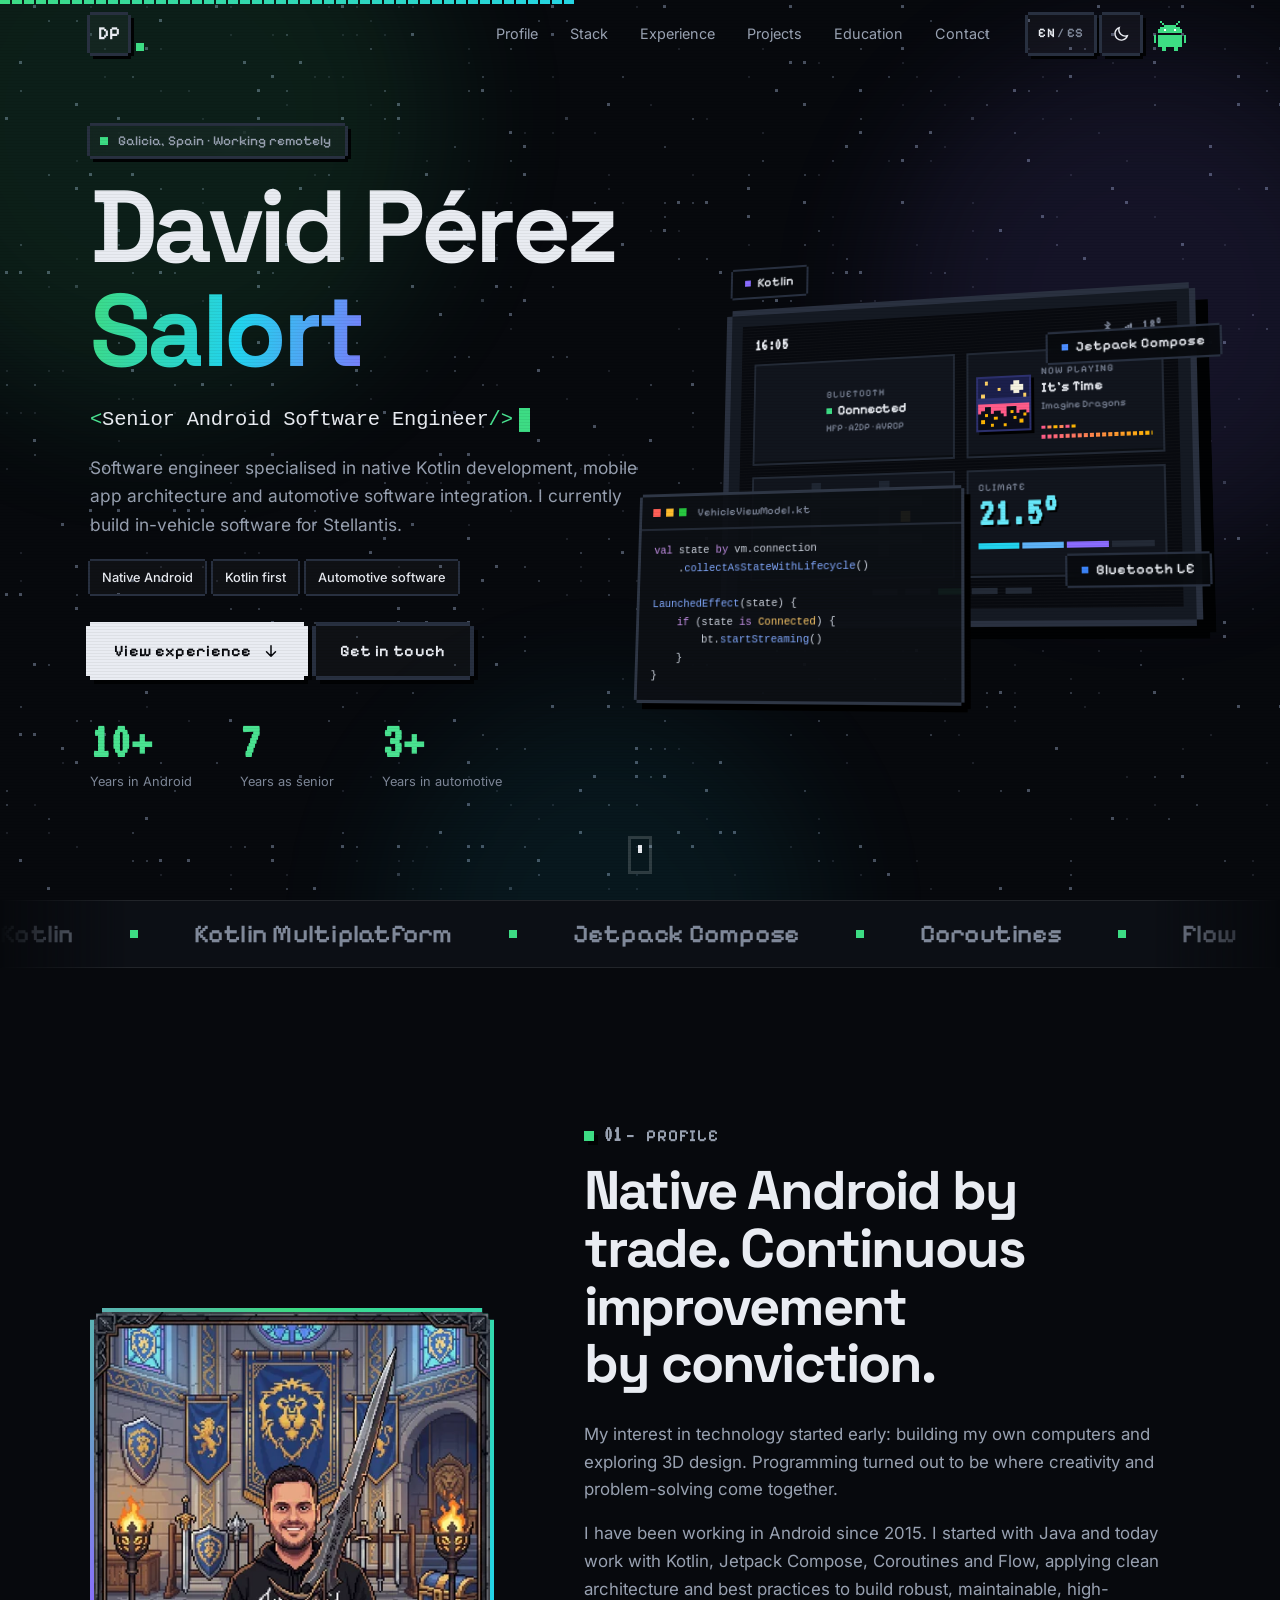
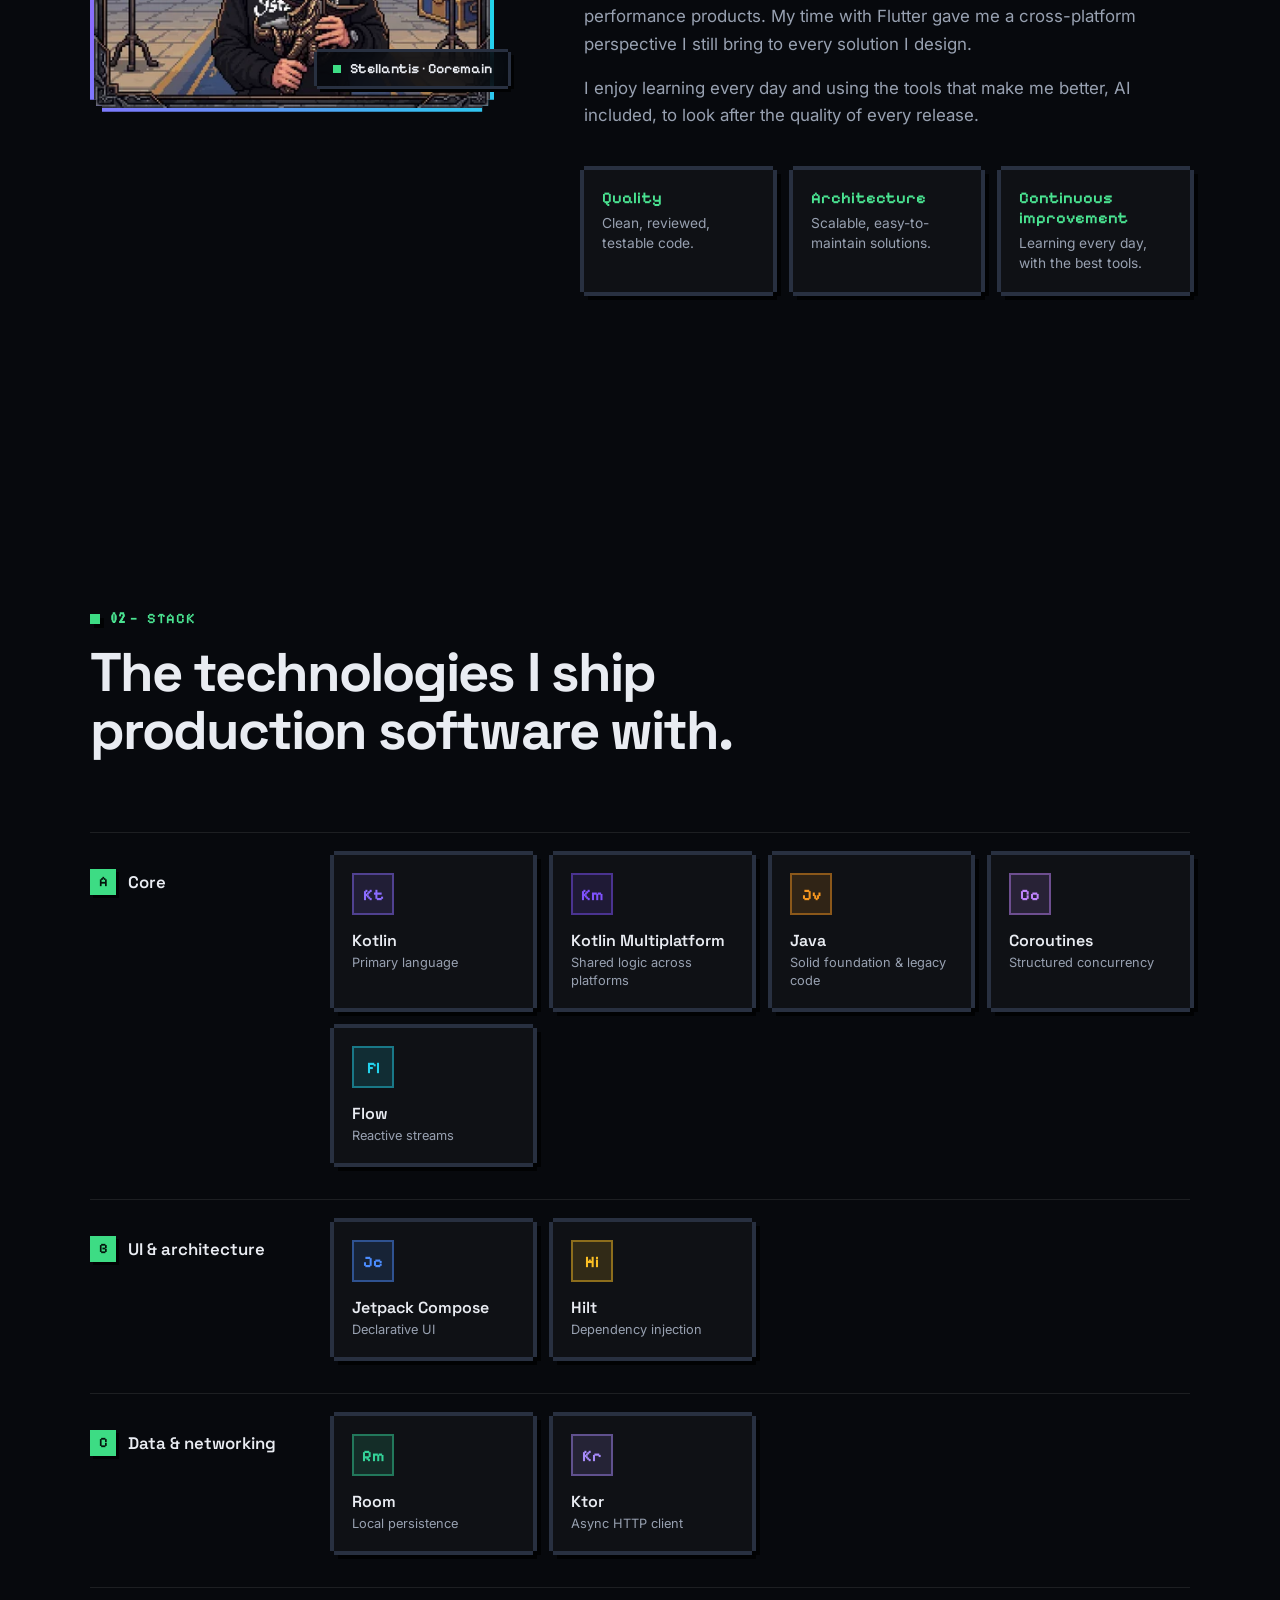
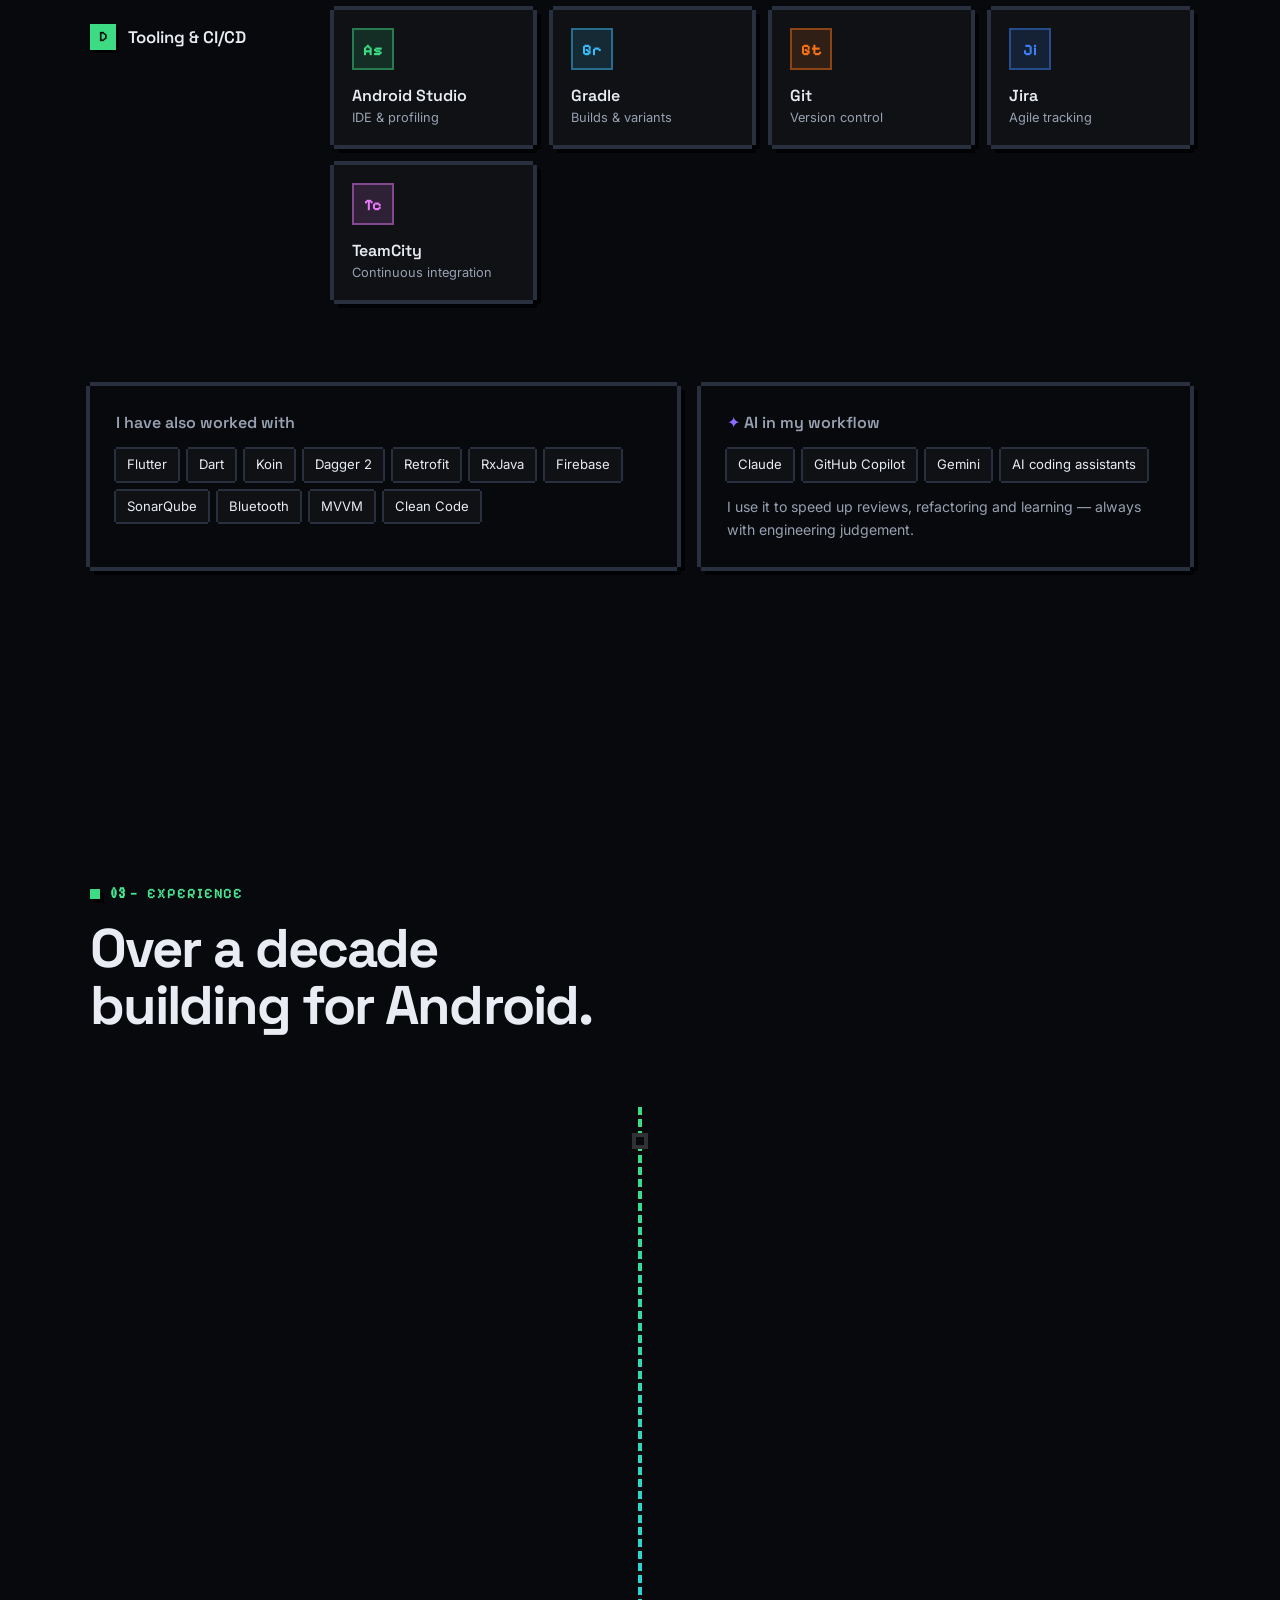
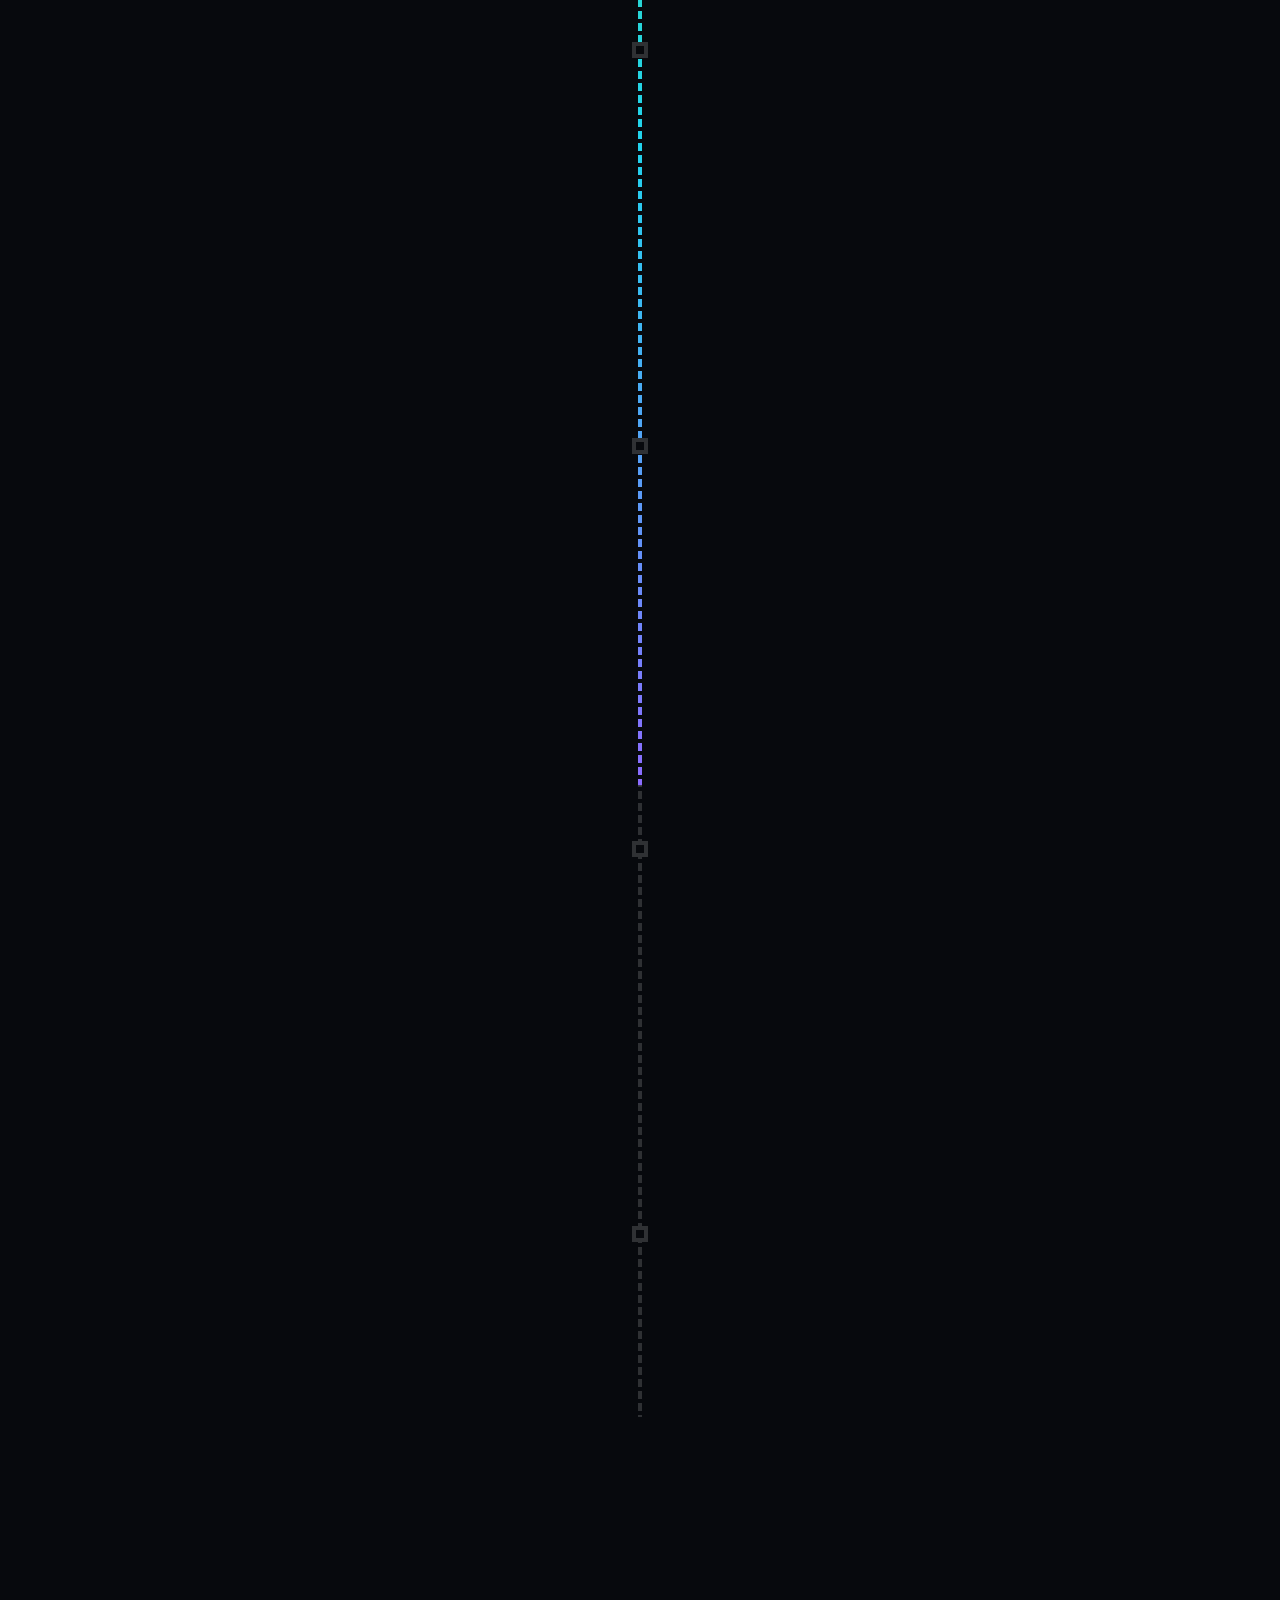
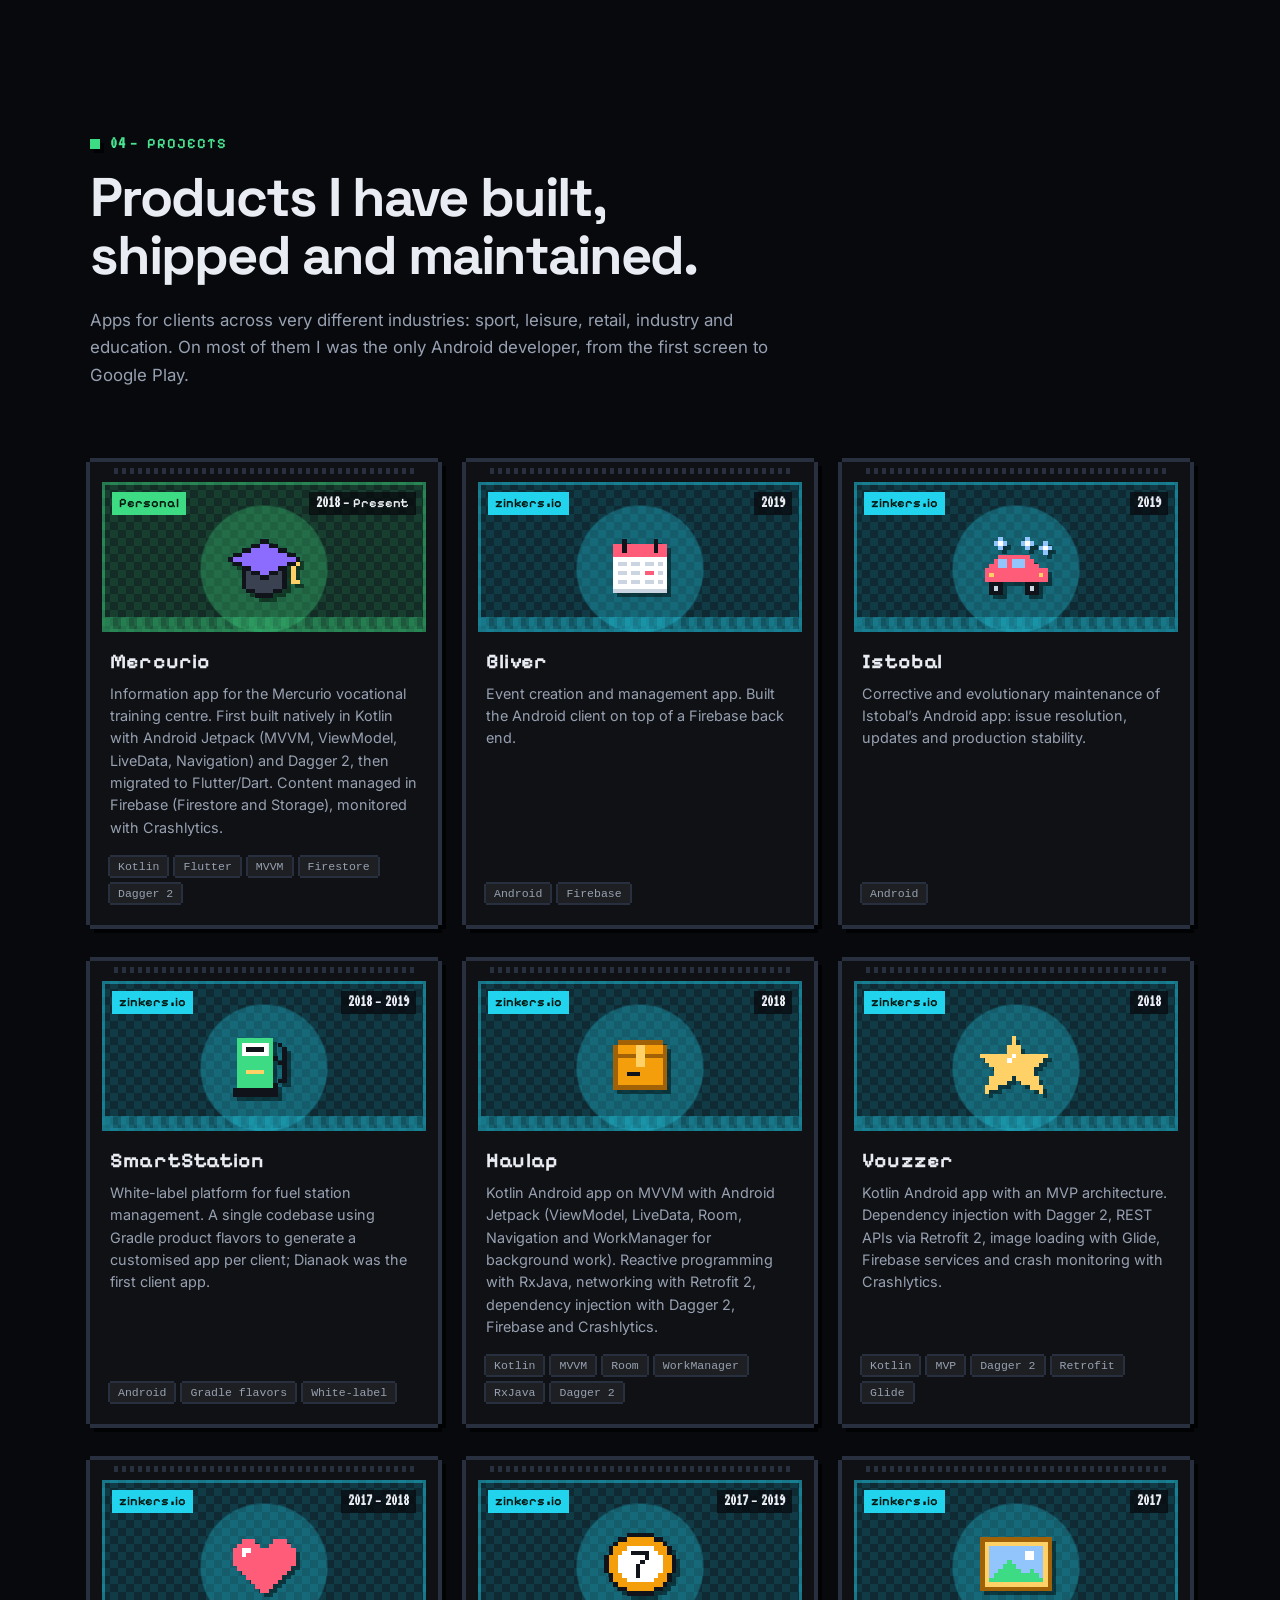
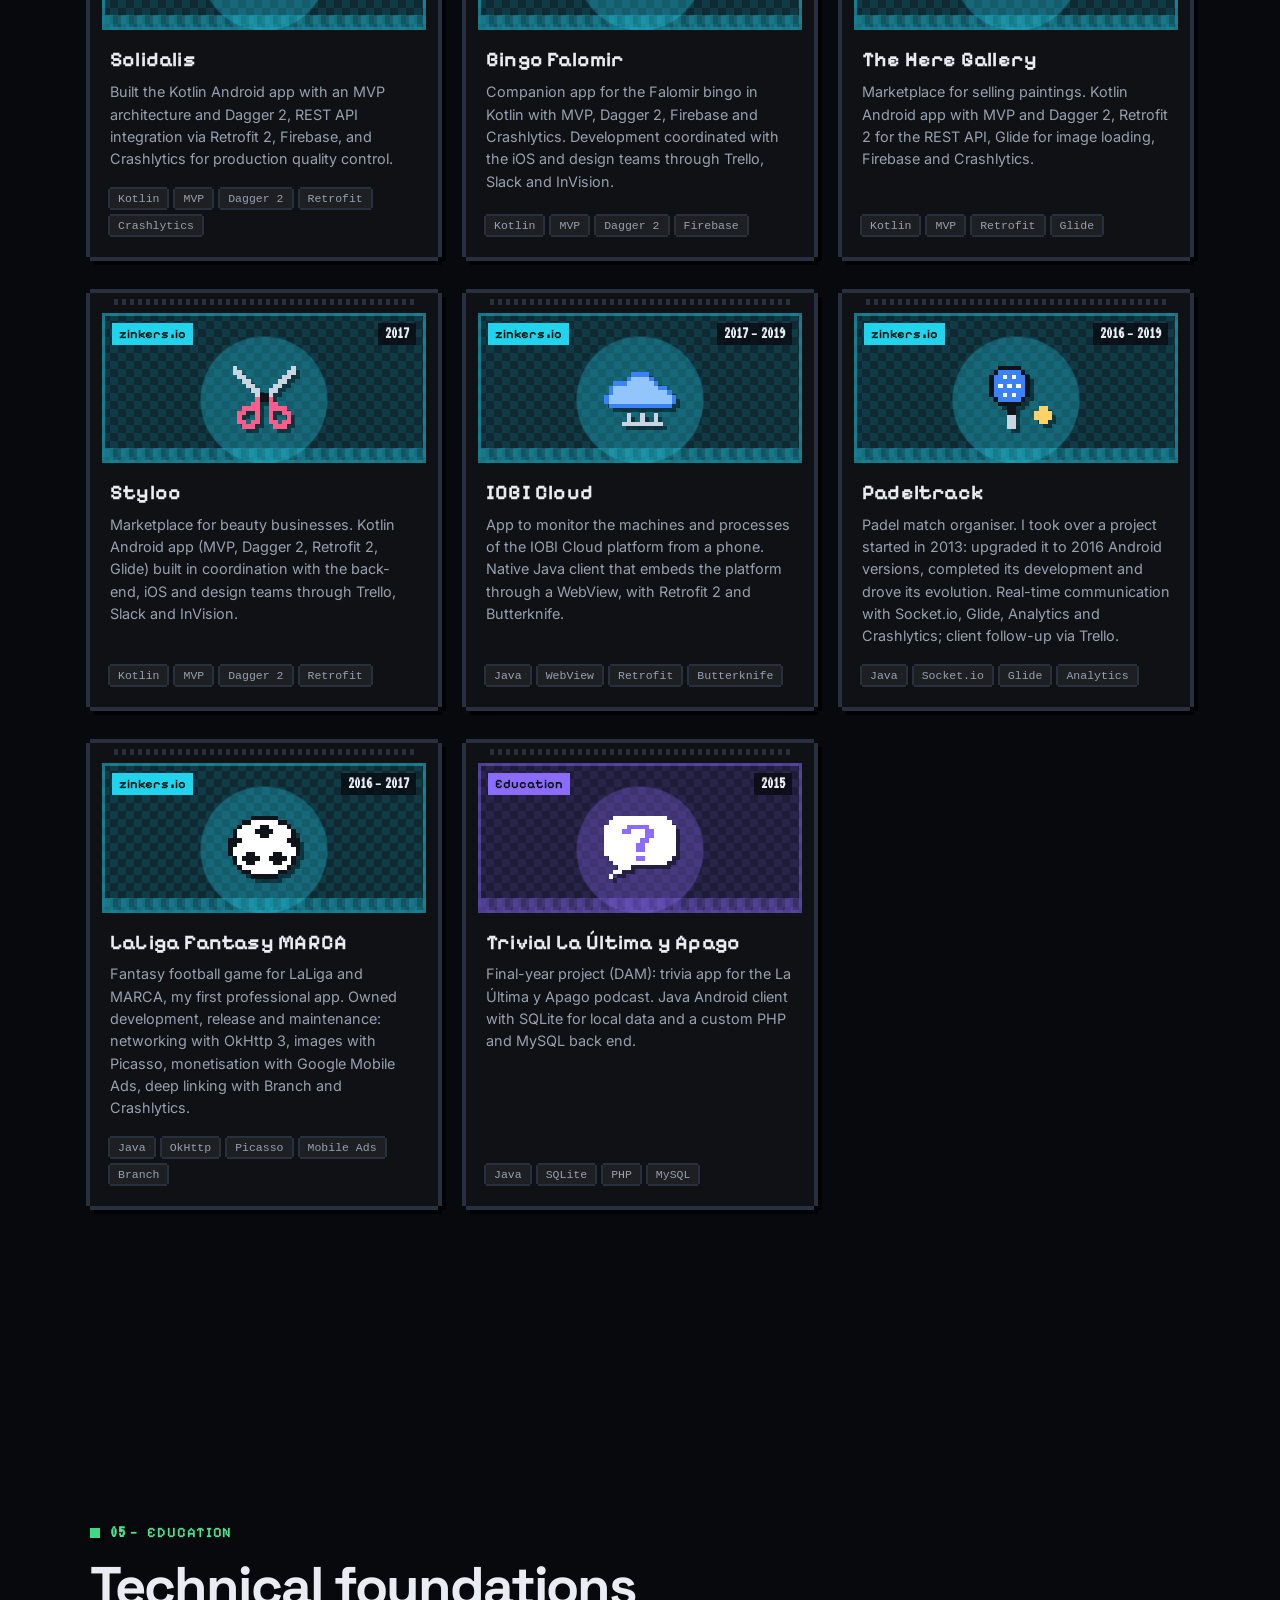
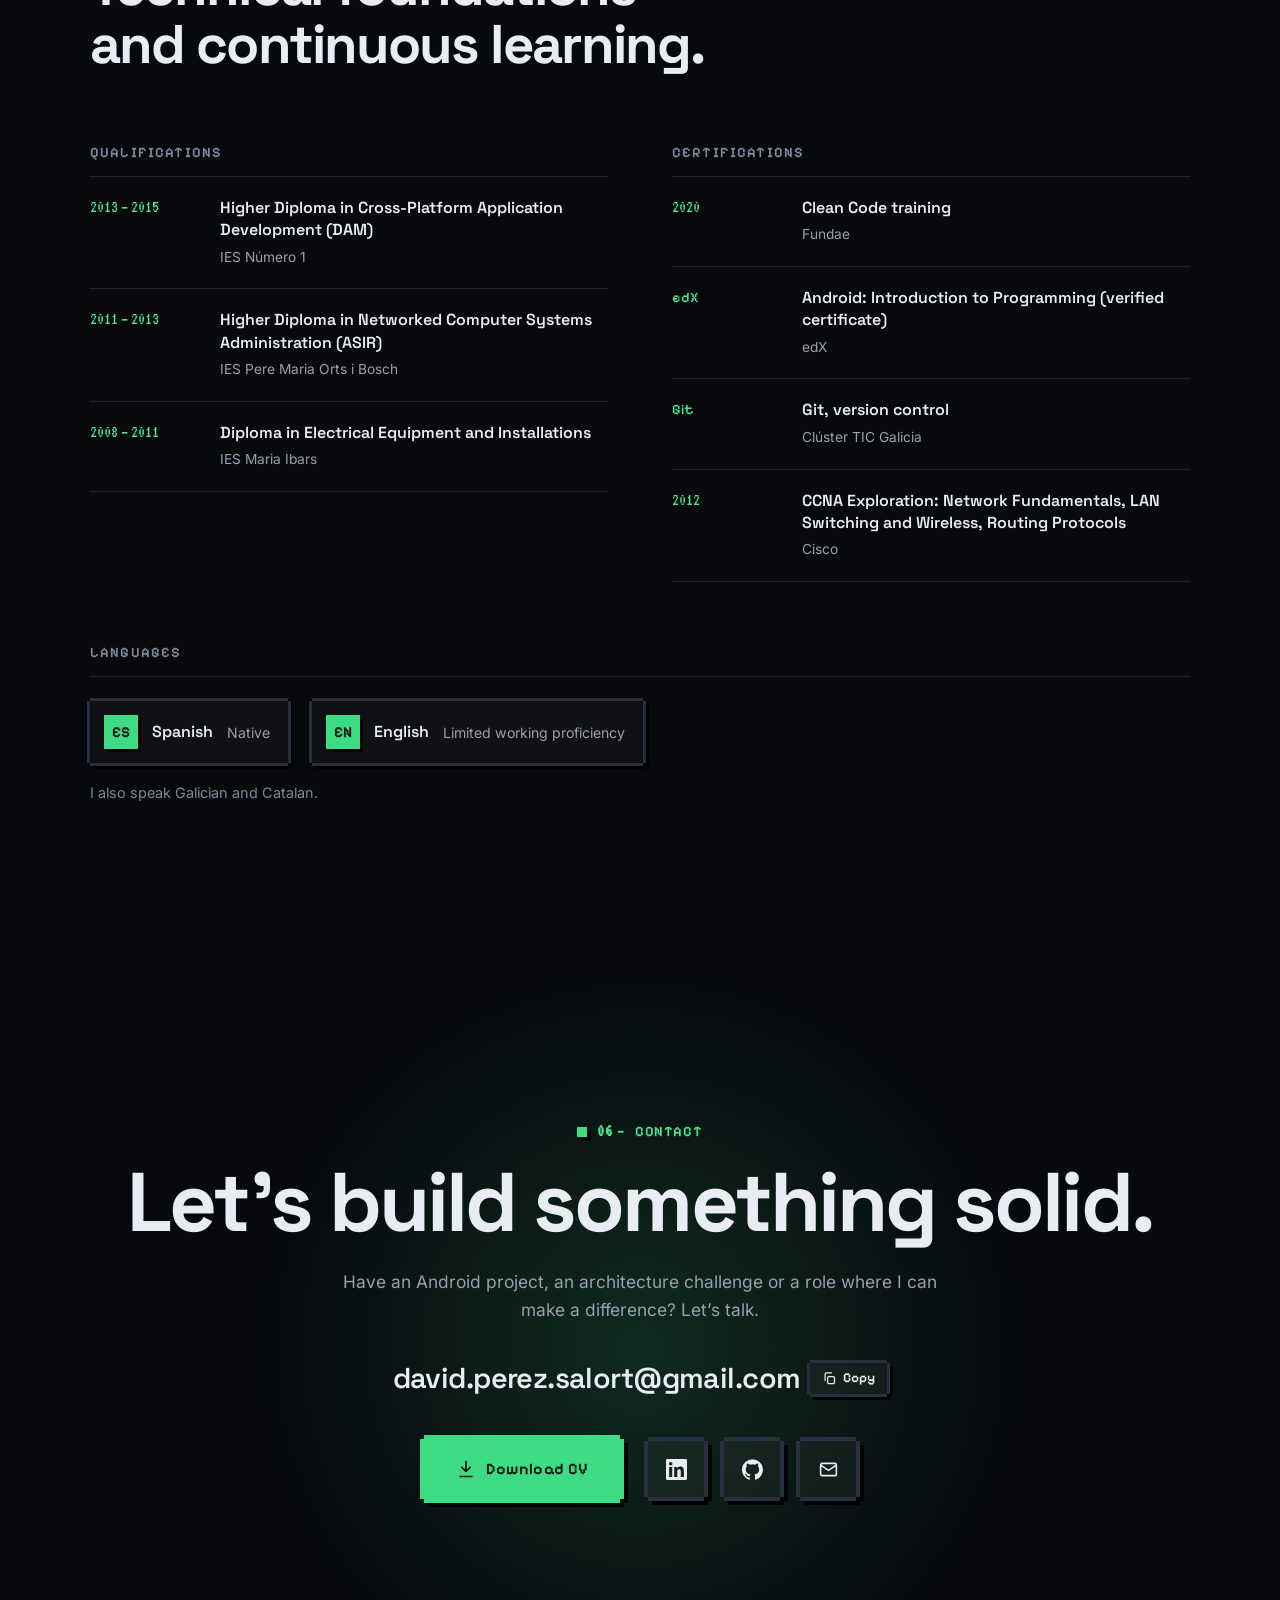
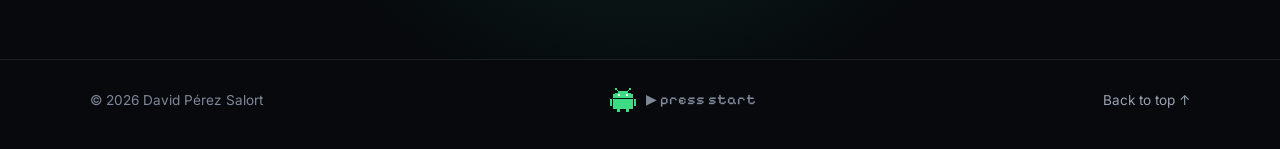
<file: index.html>
<!doctype html>
<html lang="es" data-theme="dark">
<head>
  <meta charset="utf-8">
  <meta name="viewport" content="width=device-width, initial-scale=1">
  <title>David Pérez Salort · Senior Android Software Engineer</title>
  <meta name="description" content="Senior Android Software Engineer especializado en Kotlin, arquitectura de aplicaciones móviles e integración de software automotriz. Galicia, España.">
  <meta name="author" content="David Pérez Salort">
  <meta name="color-scheme" content="dark light">
  <meta name="theme-color" content="#07090d">

  <meta property="og:type" content="website">
  <meta property="og:title" content="David Pérez Salort · Senior Android Software Engineer">
  <meta property="og:description" content="Desarrollo Android nativo con Kotlin, arquitectura móvil e integración de software automotriz.">
  <meta property="og:url" content="https://dperez.dev/">
  <meta property="og:image" content="https://dperez.dev/assets/img/avatar.jpeg">
  <meta name="twitter:card" content="summary">
  <link rel="canonical" href="https://dperez.dev/">

  <link rel="icon" href="assets/icons/favicon.ico" sizes="any">
  <link rel="icon" type="image/png" sizes="32x32" href="assets/icons/favicon-32x32.png">
  <link rel="icon" type="image/png" sizes="96x96" href="assets/icons/favicon-96x96.png">
  <link rel="apple-touch-icon" sizes="180x180" href="assets/icons/apple-icon-180x180.png">

  <link rel="preload" href="assets/fonts/inter.woff2" as="font" type="font/woff2" crossorigin>
  <link rel="preload" href="assets/fonts/space-grotesk.woff2" as="font" type="font/woff2" crossorigin>
  <link rel="preload" href="assets/fonts/pixelify-sans.woff2" as="font" type="font/woff2" crossorigin>
  <link rel="preload" href="assets/fonts/vt323.woff2" as="font" type="font/woff2" crossorigin>

  <!-- Applies the saved theme and language before first paint (no flash). Render-blocking on purpose. -->
  <script src="js/boot.js"></script>

  <link rel="stylesheet" href="css/styles.css">

  <!-- Scripts in the head with defer/module: discovered and downloaded in parallel, executed as if at the end of the body. -->
  <script src="vendor/gsap.min.js" defer></script>
  <script src="vendor/ScrollTrigger.min.js" defer></script>
  <script src="vendor/lenis.min.js" defer></script>
  <link rel="modulepreload" href="js/i18n.js">
  <link rel="modulepreload" href="js/sprites.js">
  <link rel="modulepreload" href="js/mascot.js">
  <script src="js/main.js" type="module"></script>

  <script type="application/ld+json">
  {
    "@context": "https://schema.org",
    "@type": "Person",
    "name": "David Pérez Salort",
    "jobTitle": "Senior Android Software Engineer",
    "url": "https://dperez.dev/",
    "email": "mailto:david.perez.salort@gmail.com",
    "address": { "@type": "PostalAddress", "addressRegion": "Galicia", "addressCountry": "ES" },
    "sameAs": ["https://www.linkedin.com/in/davidperezsalort/", "https://github.com/enylrad"],
    "knowsLanguage": ["es", "en", "gl", "ca"],
    "knowsAbout": ["Android", "Kotlin", "Kotlin Multiplatform", "Jetpack Compose", "Kotlin Coroutines", "Automotive software", "Bluetooth"]
  }
  </script>
</head>
<body>
  <a class="skip-link" href="#main" data-i18n="skip">Saltar al contenido</a>
  <div class="scroll-progress" aria-hidden="true"></div>
  <div class="cursor-halo" aria-hidden="true"></div>

  <!-- ============ NAV ============ -->
  <header class="nav" id="top">
    <div class="nav-inner container">
      <a class="nav-logo" href="#top" aria-label="David Pérez Salort">
        <span class="nav-logo-mark">DP</span><span class="nav-logo-dot"></span>
      </a>
      <nav aria-label="Principal" data-i18n-attr="aria-label:navLabel">
        <ul class="nav-links">
          <li><a href="#about" data-i18n="nav.about">Perfil</a></li>
          <li><a href="#skills" data-i18n="nav.skills">Stack</a></li>
          <li><a href="#experience" data-i18n="nav.experience">Experiencia</a></li>
          <li><a href="#projects" data-i18n="nav.projects">Proyectos</a></li>
          <li><a href="#education" data-i18n="nav.education">Formación</a></li>
          <li><a href="#contact" data-i18n="nav.contact">Contacto</a></li>
        </ul>
      </nav>
      <div class="nav-actions">
        <button class="icon-btn lang-toggle" type="button" aria-label="Switch to English" data-i18n-attr="aria-label:langLabel">
          <span class="lang-current">ES</span><span class="lang-sep">/</span><span class="lang-other">EN</span>
        </button>
        <button class="icon-btn theme-toggle" type="button" aria-label="Cambiar a tema claro">
          <svg class="icon-sun" viewBox="0 0 24 24" aria-hidden="true"><circle cx="12" cy="12" r="4.2"/><path d="M12 2v2.2M12 19.8V22M4.9 4.9l1.6 1.6M17.5 17.5l1.6 1.6M2 12h2.2M19.8 12H22M4.9 19.1l1.6-1.6M17.5 6.5l1.6-1.6"/></svg>
          <svg class="icon-moon" viewBox="0 0 24 24" aria-hidden="true"><path d="M20.5 14.3A8.5 8.5 0 0 1 9.7 3.5a8.5 8.5 0 1 0 10.8 10.8z"/></svg>
        </button>
        <button class="mascot" type="button" aria-label="Saluda al droide" data-i18n-attr="aria-label:mascot.label">
          <canvas class="mascot-canvas" width="20" height="24" aria-hidden="true"></canvas>
        </button>
      </div>
    </div>
  </header>

  <main id="main" tabindex="-1">
    <!-- ============ HERO ============ -->
    <section class="hero" aria-labelledby="hero-name">
      <canvas class="hero-canvas" aria-hidden="true"></canvas>
      <div class="hero-aurora" aria-hidden="true"><span></span><span></span><span></span></div>

      <div class="container hero-inner">
        <div class="hero-copy">
          <p class="hero-eyebrow" data-hero>
            <span class="pulse-dot" aria-hidden="true"></span>
            <span data-i18n="hero.location">Galicia, España · Trabajo en remoto</span>
          </p>
          <h1 class="hero-name" id="hero-name" aria-label="David Pérez Salort">
            <span class="split" aria-hidden="true">David Pérez</span>
            <span class="split gradient-text" aria-hidden="true">Salort</span>
          </h1>
          <p class="hero-role" data-hero>
            <span class="role-bracket" aria-hidden="true">&lt;</span><span class="role-text" data-type="Senior Android Software Engineer">Senior Android Software Engineer</span><span class="role-bracket" aria-hidden="true"> /&gt;</span><span class="caret" aria-hidden="true"></span>
          </p>
          <p class="hero-desc" data-hero data-i18n="hero.desc">Ingeniero de software especializado en desarrollo nativo con Kotlin, arquitectura de aplicaciones móviles e integración de software automotriz. Hoy construyo software para vehículos de Stellantis.</p>
          <ul class="hero-tags" data-hero>
            <li data-i18n="hero.tag1">Android nativo</li>
            <li data-i18n="hero.tag2">Kotlin first</li>
            <li data-i18n="hero.tag3">Software automotriz</li>
          </ul>
          <div class="hero-ctas" data-hero>
            <a class="btn btn-primary magnetic" href="#experience">
              <span data-i18n="hero.ctaExp">Ver trayectoria</span>
              <svg viewBox="0 0 24 24" aria-hidden="true"><path d="M12 5v14M6 13l6 6 6-6"/></svg>
            </a>
            <a class="btn btn-ghost magnetic" href="#contact"><span data-i18n="hero.ctaContact">Contactar</span></a>
          </div>
          <dl class="hero-stats" data-hero>
            <div><dt data-i18n="stats.android">Años en Android</dt><dd><span data-count="10">10</span>+</dd></div>
            <div><dt data-i18n="stats.senior">Años como Senior</dt><dd><span data-count="7">7</span></dd></div>
            <div><dt data-i18n="stats.auto">Años en automoción</dt><dd><span data-count="3">3</span>+</dd></div>
          </dl>
        </div>

        <!-- Visual: vehicle head unit running an Android app -->
        <div class="hero-visual">
          <div class="device tilt-scene">
            <div class="device-bezel">
              <div class="hu">
                <div class="hu-status" aria-hidden="true">
                  <span class="hu-time">12:45</span>
                  <span class="hu-status-icons">
                    <svg viewBox="0 0 24 24"><path d="M7 7l10 10-5 5V2l5 5L7 17"/></svg>
                    <svg viewBox="0 0 24 24"><path d="M2 20h2v-3H2zM7 20h2v-6H7zM12 20h2v-9h-2zM17 20h2V8h-2z"/></svg>
                    <span class="hu-temp">18°</span>
                  </span>
                </div>
                <div class="hu-grid">
                  <div class="hu-card hu-bt" aria-hidden="true">
                    <div class="bt-rings"><span></span><span></span><span></span>
                      <span class="bt-icon" data-sprite="bluetooth"></span>
                    </div>
                    <div>
                      <p class="hu-label">Bluetooth</p>
                      <p class="hu-value"><span class="hu-ok"></span>Connected</p>
                      <p class="hu-sub">HFP · A2DP · AVRCP</p>
                    </div>
                  </div>
                  <button type="button" class="hu-card hu-media" data-music aria-label="Reproducir It’s Time de Imagine Dragons" data-i18n-attr="aria-label:music.play">
                    <span class="hu-art" aria-hidden="true"><span class="hu-art-img" data-sprite="cover"></span><span class="hu-play"></span></span>
                    <span class="hu-media-info" aria-hidden="true">
                      <span class="hu-label">Now playing</span>
                      <span class="hu-value">It’s Time</span>
                      <span class="hu-sub">Imagine Dragons</span>
                      <span class="hu-eq"><span></span><span></span><span></span><span></span><span></span><span></span></span>
                      <span class="hu-progress"><span></span></span>
                    </span>
                  </button>
                  <div class="hu-card hu-nav" aria-hidden="true">
                    <svg viewBox="0 0 40 22" class="hu-map" shape-rendering="crispEdges">
                      <path class="map-road" d="M0 17H40M0 6H40M9 0V22M30 0V22"/>
                      <path class="map-route" d="M3 17H9V6H30V11H36"/>
                      <rect class="map-pin" x="35" y="9" width="3" height="3"/>
                    </svg>
                    <p class="hu-sub">ETA 18 min · 12 km</p>
                  </div>
                  <div class="hu-card hu-climate" aria-hidden="true">
                    <p class="hu-label">Climate</p>
                    <p class="hu-big">21.5°</p>
                    <div class="hu-fan"><span></span><span></span><span></span><span></span></div>
                  </div>
                </div>
                <div class="hu-dock" aria-hidden="true">
                  <span></span><span></span><span class="is-on"></span><span></span><span></span>
                </div>
              </div>
            </div>
            <div class="code-card" aria-hidden="true">
              <div class="code-head"><i></i><i></i><i></i><span>VehicleViewModel.kt</span></div>
<pre><code><span class="k">val</span> state <span class="k">by</span> vm.connection
    .<span class="f">collectAsStateWithLifecycle</span>()

<span class="f">LaunchedEffect</span>(state) {
    <span class="k">if</span> (state <span class="k">is</span> <span class="t">Connected</span>) {
        bt.<span class="f">startStreaming</span>()
    }
}</code></pre>
            </div>
            <span aria-hidden="true" class="float-chip chip-a">Kotlin</span>
            <span aria-hidden="true" class="float-chip chip-b">Jetpack Compose</span>
            <span aria-hidden="true" class="float-chip chip-c">Bluetooth LE</span>
          </div>
        </div>
      </div>

      <a class="scroll-hint" href="#about" aria-label="Bajar" data-i18n-attr="aria-label:scrollHint"><span></span></a>
    </section>

    <!-- ============ MARQUEE ============ -->
    <div class="marquee" aria-hidden="true">
      <div class="marquee-track">
        <span>Kotlin</span><span>Kotlin Multiplatform</span><span>Jetpack Compose</span><span>Coroutines</span><span>Flow</span><span>Hilt</span><span>Room</span><span>Ktor</span><span>Bluetooth</span><span>Gradle</span><span>TeamCity</span><span>SonarQube</span><span>Flutter</span><span>GitHub Copilot</span>
      </div>
    </div>

    <!-- ============ ABOUT ============ -->
    <section class="section" id="about" aria-labelledby="about-title">
      <div class="container about">
        <div class="about-photo reveal">
          <div class="photo-frame">
            <picture>
              <source type="image/webp" srcset="assets/img/avatar-pixel-440.webp 440w, assets/img/avatar-pixel-660.webp 660w, assets/img/avatar-pixel-880.webp 880w" sizes="(max-width: 860px) 300px, 440px">
              <img src="assets/img/avatar-pixel.jpg" alt="Retrato en pixel art de David Pérez Salort con una espada en el salón de un castillo" data-i18n-attr="alt:about.photoAlt" width="800" height="800" loading="lazy" decoding="async">
            </picture>
          </div>
          <div class="photo-badge">
            <span class="pulse-dot" aria-hidden="true"></span>
            <span data-i18n="about.badge">Stellantis · Coremain</span>
          </div>
        </div>
        <div class="about-text">
          <p class="section-kicker reveal">01 — <span data-i18n="about.kicker">Perfil</span></p>
          <h2 class="section-title" id="about-title"><span class="mask"><span data-i18n="about.title">Android nativo por oficio. Mejora continua por convicción.</span></span></h2>
          <p class="reveal" data-i18n="about.p1">Mi interés por la tecnología empezó pronto: montando mis propios ordenadores y explorando el diseño 3D. En la programación encontré el terreno donde unir creatividad y resolución de problemas.</p>
          <p class="reveal" data-i18n="about.p2">Desde 2015 me dedico al desarrollo Android. Empecé con Java y hoy trabajo con Kotlin, Jetpack Compose, Coroutines y Flow, aplicando arquitecturas limpias y buenas prácticas para construir productos robustos, mantenibles y de alto rendimiento. Mi etapa con Flutter me aportó una visión multiplataforma que sigo aplicando al diseñar soluciones.</p>
          <p class="reveal" data-i18n="about.p3">Me gusta aprender cada día y usar las herramientas que me hacen mejor, la IA incluida, para cuidar la calidad de cada entrega.</p>
          <ul class="about-pillars reveal">
            <li><strong data-i18n="about.pillar1t">Calidad</strong><span data-i18n="about.pillar1">Código limpio, revisado y testeable.</span></li>
            <li><strong data-i18n="about.pillar2t">Arquitectura</strong><span data-i18n="about.pillar2">Soluciones escalables y fáciles de mantener.</span></li>
            <li><strong data-i18n="about.pillar3t">Mejora continua</strong><span data-i18n="about.pillar3">Aprender cada día, con las mejores herramientas.</span></li>
          </ul>
        </div>
      </div>
    </section>

    <!-- ============ SKILLS ============ -->
    <section class="section" id="skills" aria-labelledby="skills-title">
      <div class="container">
        <header class="section-head">
          <p class="section-kicker reveal">02 — <span data-i18n="skills.kicker">Stack</span></p>
          <h2 class="section-title" id="skills-title"><span class="mask"><span data-i18n="skills.title">Tecnologías con las que entrego software en producción.</span></span></h2>
        </header>

        <div class="skill-groups">
          <div class="skill-group">
            <h3 class="skill-group-title reveal"><span class="sg-index">A</span><span>Core</span></h3>
            <ul class="tech-grid">
              <li class="tech-card reveal" style="--c:#8b6cff"><span class="tech-icon">Kt</span><span class="tech-name">Kotlin</span><span class="tech-desc" data-i18n="tech.kotlin">Lenguaje principal</span></li>
              <li class="tech-card reveal" style="--c:#7f52ff"><span class="tech-icon">Km</span><span class="tech-name">Kotlin Multiplatform</span><span class="tech-desc" data-i18n="tech.kmp">Lógica compartida entre plataformas</span></li>
              <li class="tech-card reveal" style="--c:#f89820"><span class="tech-icon">Jv</span><span class="tech-name">Java</span><span class="tech-desc" data-i18n="tech.java">Base sólida y código legado</span></li>
              <li class="tech-card reveal" style="--c:#c084fc"><span class="tech-icon">Co</span><span class="tech-name">Coroutines</span><span class="tech-desc" data-i18n="tech.coroutines">Concurrencia estructurada</span></li>
              <li class="tech-card reveal" style="--c:#22d3ee"><span class="tech-icon">Fl</span><span class="tech-name">Flow</span><span class="tech-desc" data-i18n="tech.flow">Streams reactivos</span></li>
            </ul>
          </div>
          <div class="skill-group">
            <h3 class="skill-group-title reveal"><span class="sg-index">B</span><span data-i18n="skills.ui">UI y arquitectura</span></h3>
            <ul class="tech-grid">
              <li class="tech-card reveal" style="--c:#4c8dff"><span class="tech-icon">Jc</span><span class="tech-name">Jetpack Compose</span><span class="tech-desc" data-i18n="tech.compose">UI declarativa</span></li>
              <li class="tech-card reveal" style="--c:#fbbf24"><span class="tech-icon">Hi</span><span class="tech-name">Hilt</span><span class="tech-desc" data-i18n="tech.hilt">Inyección de dependencias</span></li>
            </ul>
          </div>
          <div class="skill-group">
            <h3 class="skill-group-title reveal"><span class="sg-index">C</span><span data-i18n="skills.data">Datos y red</span></h3>
            <ul class="tech-grid">
              <li class="tech-card reveal" style="--c:#34d399"><span class="tech-icon">Rm</span><span class="tech-name">Room</span><span class="tech-desc" data-i18n="tech.room">Persistencia local</span></li>
              <li class="tech-card reveal" style="--c:#a78bfa"><span class="tech-icon">Kr</span><span class="tech-name">Ktor</span><span class="tech-desc" data-i18n="tech.ktor">Cliente HTTP asíncrono</span></li>
            </ul>
          </div>
          <div class="skill-group">
            <h3 class="skill-group-title reveal"><span class="sg-index">D</span><span data-i18n="skills.tooling">Entorno y CI/CD</span></h3>
            <ul class="tech-grid">
              <li class="tech-card reveal" style="--c:#3ddc84"><span class="tech-icon">As</span><span class="tech-name">Android Studio</span><span class="tech-desc" data-i18n="tech.studio">IDE y profiling</span></li>
              <li class="tech-card reveal" style="--c:#38bdf8"><span class="tech-icon">Gr</span><span class="tech-name">Gradle</span><span class="tech-desc" data-i18n="tech.gradle">Builds y variantes</span></li>
              <li class="tech-card reveal" style="--c:#f97316"><span class="tech-icon">Gt</span><span class="tech-name">Git</span><span class="tech-desc" data-i18n="tech.git">Control de versiones</span></li>
              <li class="tech-card reveal" style="--c:#3b82f6"><span class="tech-icon">Ji</span><span class="tech-name">Jira</span><span class="tech-desc" data-i18n="tech.jira">Gestión ágil</span></li>
              <li class="tech-card reveal" style="--c:#e879f9"><span class="tech-icon">Tc</span><span class="tech-name">TeamCity</span><span class="tech-desc" data-i18n="tech.teamcity">Integración continua</span></li>
            </ul>
          </div>
        </div>

        <div class="skill-extra">
          <div class="extra-block reveal">
            <h3 data-i18n="skills.alsoTitle">También he trabajado con</h3>
            <ul class="pill-list">
              <li>Flutter</li><li>Dart</li><li>Koin</li><li>Dagger 2</li><li>Retrofit</li><li>RxJava</li><li>Firebase</li><li>SonarQube</li><li>Bluetooth</li><li>MVVM</li><li>Clean Code</li>
            </ul>
          </div>
          <div class="extra-block extra-ai reveal">
            <h3><span class="ai-spark" aria-hidden="true">✦</span> <span data-i18n="skills.aiTitle">IA en mi flujo de trabajo</span></h3>
            <ul class="pill-list">
              <li>Claude</li><li>GitHub Copilot</li><li>Gemini</li><li data-i18n="skills.aiAssistants">Asistentes de código con IA</li>
            </ul>
            <p data-i18n="skills.aiText">La uso para acelerar revisiones, refactorizaciones y aprendizaje, siempre con criterio de ingeniería.</p>
          </div>
        </div>
      </div>
    </section>

    <!-- ============ EXPERIENCE ============ -->
    <section class="section" id="experience" aria-labelledby="exp-title">
      <div class="container">
        <header class="section-head">
          <p class="section-kicker reveal">03 — <span data-i18n="exp.kicker">Experiencia</span></p>
          <h2 class="section-title" id="exp-title"><span class="mask"><span data-i18n="exp.title">Más de una década construyendo para Android.</span></span></h2>
        </header>

        <div class="timeline">
          <div class="timeline-line" aria-hidden="true"><span class="timeline-progress"></span></div>
          <ol class="tl-list">

          <li class="tl-item">
            <span class="tl-dot" aria-hidden="true"></span>
            <p class="tl-date"><time datetime="2024-06">Jun 2024</time> — <span data-i18n="exp.present">Actualidad</span></p>
            <article class="tl-card">
              <p class="tl-highlight" data-i18n="exp.hlAuto">Integración de software automotriz</p>
              <h3>Senior Android Engineer</h3>
              <p class="tl-company">Coremain · <span data-i18n="exp.stellantis">Proyecto Stellantis</span> · <span data-i18n="exp.remote">Remoto</span></p>
              <p data-i18n="exp.e1.summary">Desarrollo de software Android para las plataformas de vehículo de Stellantis.</p>
              <ul>
                <li data-i18n="exp.e1.b1">Desarrollo de funcionalidades nativas en Kotlin con Jetpack Compose, Coroutines y Flow.</li>
                <li data-i18n="exp.e1.kmp">Desarrollo con Kotlin Multiplatform para compartir lógica entre plataformas.</li>
                <li data-i18n="exp.e1.b2">Integración de software Android en plataformas de vehículo.</li>
                <li data-i18n="exp.e1.b3">Calidad continua con TeamCity y SonarQube, code reviews y seguimiento en Jira.</li>
              </ul>
              <ul class="tl-tags"><li>Kotlin</li><li>KMP</li><li>Compose</li><li>Koin</li><li>Coroutines</li><li>TeamCity</li><li>SonarQube</li></ul>
            </article>
          </li>

          <li class="tl-item">
            <span class="tl-dot" aria-hidden="true"></span>
            <p class="tl-date"><time datetime="2023-03">Mar 2023</time> — <time datetime="2024-05">May 2024</time></p>
            <article class="tl-card">
              <p class="tl-highlight" data-i18n="exp.hlBt">Conectividad Bluetooth</p>
              <h3>Senior Android Engineer</h3>
              <p class="tl-company">SIVSA · <span data-i18n="exp.stellantis">Proyecto Stellantis</span> · <span data-i18n="exp.remote">Remoto</span></p>
              <p data-i18n="exp.e2.summary">Desarrollo Android para el ecosistema de vehículos de Stellantis, con foco en la conectividad entre dispositivo y vehículo.</p>
              <ul>
                <li data-i18n="exp.e2.b1">Implementación de protocolos Bluetooth para la comunicación con plataformas de vehículo.</li>
                <li data-i18n="exp.e2.b2">Desarrollo y evolución de funcionalidades en Kotlin sobre arquitectura MVVM.</li>
              </ul>
              <ul class="tl-tags"><li>Bluetooth</li><li>Kotlin</li><li>MVVM</li><li data-i18n="exp.tagAuto">Automoción</li></ul>
            </article>
          </li>

          <li class="tl-item">
            <span class="tl-dot" aria-hidden="true"></span>
            <p class="tl-date"><time datetime="2019-10">Oct 2019</time> — <time datetime="2023-02">Feb 2023</time></p>
            <article class="tl-card">
              <p class="tl-highlight" data-i18n="exp.hlArch">Arquitectura y mantenimiento</p>
              <h3>Senior Android Engineer</h3>
              <p class="tl-company">SIVSA · <span data-i18n="exp.omni">Proyecto OMNI</span> · <span data-i18n="exp.remote">Remoto</span></p>
              <p data-i18n="exp.e3.summary">Evolución y mantenimiento de la aplicación Android del proyecto OMNI.</p>
              <ul>
                <li data-i18n="exp.e3.b1">Refactorización de arquitecturas complejas hacia patrones modernos y mantenibles.</li>
                <li data-i18n="exp.e3.b2">Code reviews y definición de buenas prácticas dentro del equipo.</li>
                <li data-i18n="exp.e3.b3">Gestión de integraciones en entornos de CI/CD.</li>
              </ul>
              <ul class="tl-tags"><li>Kotlin</li><li>Java</li><li>CI/CD</li><li>Code review</li></ul>
            </article>
          </li>

          <li class="tl-item">
            <span class="tl-dot" aria-hidden="true"></span>
            <p class="tl-date"><time datetime="2016-03">Mar 2016</time> — <time datetime="2019-06">Jun 2019</time></p>
            <article class="tl-card">
              <h3>Android Developer</h3>
              <p class="tl-company">zinkers.io · Pedreguer, Alicante</p>
              <p data-i18n="exp.e4.summary">Único desarrollador Android del equipo, responsable del ciclo de vida completo de varias aplicaciones: del diseño a producción.</p>
              <ul>
                <li data-i18n="exp.e4.b1">Implementación de pantallas, flujos y funcionalidades a partir de diseños y especificaciones, con foco en el rendimiento.</li>
                <li data-i18n="exp.e4.b2">Publicación en Google Play: fichas, versiones y actualizaciones.</li>
                <li data-i18n="exp.e4.b3">Control de calidad y corrección proactiva de errores con Crashlytics.</li>
              </ul>
              <ul class="tl-tags"><li>Kotlin</li><li>Java</li><li>MVP</li><li>MVVM</li><li>Dagger 2</li><li>Firebase</li></ul>
            </article>
          </li>

          <li class="tl-item">
            <span class="tl-dot" aria-hidden="true"></span>
            <p class="tl-date"><time datetime="2015-03">Mar 2015</time> — <time datetime="2015-05">May 2015</time></p>
            <article class="tl-card">
              <h3 data-i18n="exp.e5.role">Android Developer · Prácticas</h3>
              <p class="tl-company">Incomar Informática · Dénia, Alicante</p>
              <p data-i18n="exp.e5.summary">Aplicación nativa Android para la gestión de gastos de una flota de taxis, con servicios web JSON y back-end en PHP y MySQL.</p>
              <ul class="tl-tags"><li>Java</li><li>PHP</li><li>MySQL</li><li>REST</li></ul>
            </article>
          </li>
          </ol>
        </div>

      </div>
    </section>

    <!-- ============ PROJECTS ============ -->
    <section class="section" id="projects" aria-labelledby="projects-title">
      <div class="container">
        <header class="section-head">
          <p class="section-kicker reveal">04 — <span data-i18n="projects.kicker">Proyectos</span></p>
          <h2 class="section-title" id="projects-title"><span class="mask"><span data-i18n="projects.title">Productos que he construido, publicado y mantenido.</span></span></h2>
          <p class="section-lead reveal" data-i18n="projects.lead">Apps para clientes de sectores muy distintos: deporte, ocio, retail, industria y educación. En la mayoría fui el único desarrollador Android, de la primera pantalla a Google Play.</p>
        </header>

        <ul class="cart-grid">
          <li class="cart reveal" data-context="personal">
            <div class="cart-art"><span class="cart-icon" data-sprite="p-mercurio"></span><p class="cart-label"><span class="cart-ctx"><span data-i18n="projects.ctx.personal">Personal</span></span><span class="cart-date">2018 — <span data-i18n="exp.present">Actualidad</span></span></p></div>
            <h3>Mercurio</h3>
            <p data-i18n="projects.mercurio">App informativa del Centro de FP Específica Mercurio. Primera versión nativa en Kotlin con Android Jetpack (MVVM, ViewModel, LiveData, Navigation) y Dagger 2; posteriormente migrada a Flutter/Dart. Contenidos gestionados en Firebase (Firestore y Storage) y monitorización con Crashlytics.</p>
            <ul class="cart-tags"><li>Kotlin</li><li>Flutter</li><li>MVVM</li><li>Firestore</li><li>Dagger 2</li></ul>
          </li>
          <li class="cart reveal" data-context="zinkers">
            <div class="cart-art"><span class="cart-icon" data-sprite="p-bliver"></span><p class="cart-label"><span class="cart-ctx">zinkers.io</span><span class="cart-date">2019</span></p></div>
            <h3>Bliver</h3>
            <p data-i18n="projects.bliver">App para la creación y gestión de eventos. Desarrollo del cliente Android integrado con Firebase como back-end.</p>
            <ul class="cart-tags"><li>Android</li><li>Firebase</li></ul>
          </li>
          <li class="cart reveal" data-context="zinkers">
            <div class="cart-art"><span class="cart-icon" data-sprite="p-istobal"></span><p class="cart-label"><span class="cart-ctx">zinkers.io</span><span class="cart-date">2019</span></p></div>
            <h3>Istobal</h3>
            <p data-i18n="projects.istobal">Mantenimiento evolutivo y correctivo de la app Android de Istobal: resolución de incidencias, actualizaciones y estabilidad en producción.</p>
            <ul class="cart-tags"><li>Android</li></ul>
          </li>
          <li class="cart reveal" data-context="zinkers">
            <div class="cart-art"><span class="cart-icon" data-sprite="p-smartstation"></span><p class="cart-label"><span class="cart-ctx">zinkers.io</span><span class="cart-date">2018 — 2019</span></p></div>
            <h3>SmartStation</h3>
            <p data-i18n="projects.smartstation">Plataforma white-label de gestión de estaciones de servicio. Una única base de código con product flavors de Gradle para generar una app personalizada por cliente; Dianaok fue la primera app de cliente.</p>
            <ul class="cart-tags"><li>Android</li><li>Gradle flavors</li><li>White-label</li></ul>
          </li>
          <li class="cart reveal" data-context="zinkers">
            <div class="cart-art"><span class="cart-icon" data-sprite="p-haulap"></span><p class="cart-label"><span class="cart-ctx">zinkers.io</span><span class="cart-date">2018</span></p></div>
            <h3>Haulap</h3>
            <p data-i18n="projects.haulap">App Android en Kotlin sobre MVVM con Android Jetpack (ViewModel, LiveData, Room, Navigation y WorkManager para tareas en segundo plano). Programación reactiva con RxJava, red con Retrofit 2, inyección de dependencias con Dagger 2, Firebase y Crashlytics.</p>
            <ul class="cart-tags"><li>Kotlin</li><li>MVVM</li><li>Room</li><li>WorkManager</li><li>RxJava</li><li>Dagger 2</li></ul>
          </li>
          <li class="cart reveal" data-context="zinkers">
            <div class="cart-art"><span class="cart-icon" data-sprite="p-vouzzer"></span><p class="cart-label"><span class="cart-ctx">zinkers.io</span><span class="cart-date">2018</span></p></div>
            <h3>Vouzzer</h3>
            <p data-i18n="projects.vouzzer">App Android en Kotlin con arquitectura MVP. Inyección de dependencias con Dagger 2, consumo de API REST con Retrofit 2, carga de imágenes con Glide, servicios de Firebase y monitorización de errores con Crashlytics.</p>
            <ul class="cart-tags"><li>Kotlin</li><li>MVP</li><li>Dagger 2</li><li>Retrofit</li><li>Glide</li></ul>
          </li>
          <li class="cart reveal" data-context="zinkers">
            <div class="cart-art"><span class="cart-icon" data-sprite="p-solidalis"></span><p class="cart-label"><span class="cart-ctx">zinkers.io</span><span class="cart-date">2017 — 2018</span></p></div>
            <h3>Solidalis</h3>
            <p data-i18n="projects.solidalis">Desarrollo de la app Android en Kotlin con arquitectura MVP y Dagger 2, integración con API REST mediante Retrofit 2, Firebase y Crashlytics para el control de calidad en producción.</p>
            <ul class="cart-tags"><li>Kotlin</li><li>MVP</li><li>Dagger 2</li><li>Retrofit</li><li>Crashlytics</li></ul>
          </li>
          <li class="cart reveal" data-context="zinkers">
            <div class="cart-art"><span class="cart-icon" data-sprite="p-falomir"></span><p class="cart-label"><span class="cart-ctx">zinkers.io</span><span class="cart-date">2017 — 2019</span></p></div>
            <h3>Bingo Falomir</h3>
            <p data-i18n="projects.falomir">App complementaria para el bingo de Falomir en Kotlin con MVP, Dagger 2, Firebase y Crashlytics. Desarrollo coordinado con los equipos de iOS y diseño mediante Trello, Slack e InVision.</p>
            <ul class="cart-tags"><li>Kotlin</li><li>MVP</li><li>Dagger 2</li><li>Firebase</li></ul>
          </li>
          <li class="cart reveal" data-context="zinkers">
            <div class="cart-art"><span class="cart-icon" data-sprite="p-heregallery"></span><p class="cart-label"><span class="cart-ctx">zinkers.io</span><span class="cart-date">2017</span></p></div>
            <h3>The Here Gallery</h3>
            <p data-i18n="projects.heregallery">Marketplace de venta de cuadros. App Android en Kotlin con MVP y Dagger 2, Retrofit 2 para la API REST, Glide para la carga de imágenes, Firebase y Crashlytics.</p>
            <ul class="cart-tags"><li>Kotlin</li><li>MVP</li><li>Retrofit</li><li>Glide</li></ul>
          </li>
          <li class="cart reveal" data-context="zinkers">
            <div class="cart-art"><span class="cart-icon" data-sprite="p-styloo"></span><p class="cart-label"><span class="cart-ctx">zinkers.io</span><span class="cart-date">2017</span></p></div>
            <h3>Styloo</h3>
            <p data-i18n="projects.styloo">Marketplace para negocios de estética. App Android en Kotlin (MVP, Dagger 2, Retrofit 2, Glide) desarrollada en coordinación con los equipos de back-end, iOS y diseño mediante Trello, Slack e InVision.</p>
            <ul class="cart-tags"><li>Kotlin</li><li>MVP</li><li>Dagger 2</li><li>Retrofit</li></ul>
          </li>
          <li class="cart reveal" data-context="zinkers">
            <div class="cart-art"><span class="cart-icon" data-sprite="p-iobi"></span><p class="cart-label"><span class="cart-ctx">zinkers.io</span><span class="cart-date">2017 — 2019</span></p></div>
            <h3>IOBI Cloud</h3>
            <p data-i18n="projects.iobi">App para monitorizar desde el móvil las máquinas y procesos de la plataforma IOBI Cloud. Cliente nativo en Java que integra la plataforma mediante WebView, con Retrofit 2 y Butterknife.</p>
            <ul class="cart-tags"><li>Java</li><li>WebView</li><li>Retrofit</li><li>Butterknife</li></ul>
          </li>
          <li class="cart reveal" data-context="zinkers">
            <div class="cart-art"><span class="cart-icon" data-sprite="p-padeltrack"></span><p class="cart-label"><span class="cart-ctx">zinkers.io</span><span class="cart-date">2016 — 2019</span></p></div>
            <h3>Padeltrack</h3>
            <p data-i18n="projects.padeltrack">App para organizar partidos de pádel. Retomé un proyecto iniciado en 2013: actualización a las versiones de Android de 2016, finalización del desarrollo y evolución posterior. Comunicación en tiempo real con Socket.io, Glide, Analytics y Crashlytics; seguimiento con el cliente vía Trello.</p>
            <ul class="cart-tags"><li>Java</li><li>Socket.io</li><li>Glide</li><li>Analytics</li></ul>
          </li>
          <li class="cart reveal" data-context="zinkers">
            <div class="cart-art"><span class="cart-icon" data-sprite="p-fantasy"></span><p class="cart-label"><span class="cart-ctx">zinkers.io</span><span class="cart-date">2016 — 2017</span></p></div>
            <h3>LaLiga Fantasy MARCA</h3>
            <p data-i18n="projects.fantasy">Juego fantasy de la liga española para LaLiga y MARCA, mi primera app profesional. Responsable del desarrollo, la publicación y el mantenimiento: red con OkHttp 3, imágenes con Picasso, monetización con Google Mobile Ads, deep linking con Branch y Crashlytics.</p>
            <ul class="cart-tags"><li>Java</li><li>OkHttp</li><li>Picasso</li><li>Mobile Ads</li><li>Branch</li></ul>
          </li>
          <li class="cart reveal" data-context="edu">
            <div class="cart-art"><span class="cart-icon" data-sprite="p-trivial"></span><p class="cart-label"><span class="cart-ctx"><span data-i18n="projects.ctx.edu">Formación</span></span><span class="cart-date">2015</span></p></div>
            <h3>Trivial La Última y Apago</h3>
            <p data-i18n="projects.trivial">Proyecto de fin de ciclo (DAM): app de trivial para el podcast La Última y Apago. Cliente Android en Java con SQLite para datos locales y back-end propio en PHP y MySQL.</p>
            <ul class="cart-tags"><li>Java</li><li>SQLite</li><li>PHP</li><li>MySQL</li></ul>
          </li>
        </ul>
      </div>
    </section>

    <!-- ============ EDUCATION ============ -->
    <section class="section" id="education" aria-labelledby="edu-title">
      <div class="container">
        <header class="section-head">
          <p class="section-kicker reveal">05 — <span data-i18n="edu.kicker">Formación</span></p>
          <h2 class="section-title" id="edu-title"><span class="mask"><span data-i18n="edu.title">Base técnica y aprendizaje continuo.</span></span></h2>
        </header>
        <div class="edu-grid">
          <div class="edu-col">
            <h3 class="edu-head reveal" data-i18n="edu.degrees">Titulaciones</h3>
            <ul class="edu-list">
              <li class="reveal"><span class="edu-year">2013 — 2015</span><strong data-i18n="edu.d1">Técnico Superior en Desarrollo de Aplicaciones Multiplataforma (DAM)</strong><span>IES Número 1</span></li>
              <li class="reveal"><span class="edu-year">2011 — 2013</span><strong data-i18n="edu.d2">Técnico Superior en Administración de Sistemas Informáticos en Red (ASIR)</strong><span>IES Pere Maria Orts i Bosch</span></li>
              <li class="reveal"><span class="edu-year">2008 — 2011</span><strong data-i18n="edu.d3">Técnico en Equipos e Instalaciones Eléctricas</strong><span>IES Maria Ibars</span></li>
            </ul>
          </div>
          <div class="edu-col">
            <h3 class="edu-head reveal" data-i18n="edu.certs">Certificaciones</h3>
            <ul class="edu-list">
              <li class="reveal"><span class="edu-year">2020</span><strong data-i18n="edu.c1">Formación en Clean Code</strong><span>Fundae</span></li>
              <li class="reveal"><span class="edu-year">edX</span><strong data-i18n="edu.c2">Android: Introducción a la programación (certificado verificado)</strong><span>edX</span></li>
              <li class="reveal"><span class="edu-year">Git</span><strong data-i18n="edu.c3">Git, control de versiones</strong><span>Clúster TIC Galicia</span></li>
              <li class="reveal"><span class="edu-year">2012</span><strong data-i18n="edu.c4">CCNA Exploration: Network Fundamentals, LAN Switching and Wireless, Routing Protocols</strong><span>Cisco</span></li>
            </ul>
          </div>
        </div>
        <div class="edu-langs reveal">
          <h3 class="edu-head" data-i18n="edu.langs">Idiomas</h3>
          <ul class="lang-list">
            <li><span class="lang-code">ES</span><strong data-i18n="lang.es">Español</strong><span data-i18n="lang.esLevel">Nativo</span></li>
            <li><span class="lang-code">EN</span><strong data-i18n="lang.en">Inglés</strong><span data-i18n="lang.enLevel">Profesional básico</span></li>
          </ul>
          <p class="lang-more" data-i18n="lang.more">También hablo gallego y catalán.</p>
        </div>
      </div>
    </section>

    <!-- ============ CONTACT ============ -->
    <section class="section contact" id="contact" aria-labelledby="contact-title">
      <div class="container contact-inner">
        <p class="section-kicker reveal">06 — <span data-i18n="contact.kicker">Contacto</span></p>
        <h2 class="contact-title" id="contact-title"><span class="mask"><span data-i18n="contact.title">Construyamos algo sólido.</span></span></h2>
        <p class="contact-text reveal" data-i18n="contact.text">¿Tienes un proyecto Android, un reto de arquitectura o una posición en la que pueda aportar? Hablemos.</p>

        <div class="contact-mail reveal">
          <a class="mail-link" href="mailto:david.perez.salort@gmail.com">david.perez.salort@gmail.com</a>
          <button class="copy-btn" type="button" data-copy="david.perez.salort@gmail.com">
            <svg viewBox="0 0 24 24" aria-hidden="true"><rect x="9" y="9" width="11" height="11" rx="2"/><path d="M5 15V5a2 2 0 0 1 2-2h8"/></svg>
            <span data-i18n="contact.copy">Copiar</span>
          </button>
        </div>

        <div class="contact-actions reveal">
          <!-- The PDF follows the language (contact.cvHref key in js/i18n.js). Regenerated from cv/cv.html (see README). -->
          <a class="btn btn-cv magnetic" href="cv/David-Perez-Salort-CV-ES.pdf" download data-cv data-i18n-attr="href:contact.cvHref">
            <span class="btn-cv-shine" aria-hidden="true"></span>
            <svg class="cv-icon" viewBox="0 0 24 24" aria-hidden="true"><path d="M12 3v12M7 10l5 5 5-5M5 21h14"/></svg>
            <span data-i18n="contact.cv">Descargar CV</span>
          </a>
          <ul class="socials">
            <li>
              <a class="social magnetic" href="https://www.linkedin.com/in/davidperezsalort/" target="_blank" rel="noopener" aria-label="LinkedIn">
                <svg viewBox="0 0 24 24" aria-hidden="true"><path d="M20.45 20.45h-3.56v-5.57c0-1.33-.02-3.04-1.85-3.04-1.85 0-2.14 1.45-2.14 2.94v5.67H9.35V9h3.41v1.56h.05c.48-.9 1.64-1.85 3.37-1.85 3.6 0 4.27 2.37 4.27 5.46v6.28zM5.34 7.43a2.06 2.06 0 1 1 0-4.13 2.06 2.06 0 0 1 0 4.13zM7.12 20.45H3.56V9h3.56v11.45zM22.22 0H1.77C.79 0 0 .77 0 1.73v20.54C0 23.23.79 24 1.77 24h20.45c.98 0 1.78-.77 1.78-1.73V1.73C24 .77 23.2 0 22.22 0z"/></svg>
              </a>
            </li>
            <li>
              <a class="social magnetic" href="https://github.com/enylrad" target="_blank" rel="noopener" aria-label="GitHub">
                <svg viewBox="0 0 24 24" aria-hidden="true"><path d="M12 .3a12 12 0 0 0-3.8 23.38c.6.12.83-.26.83-.57L9 21.07c-3.34.72-4.04-1.61-4.04-1.61-.55-1.39-1.34-1.76-1.34-1.76-1.08-.74.09-.73.09-.73 1.2.09 1.83 1.24 1.83 1.24 1.07 1.83 2.8 1.3 3.49 1 .1-.78.42-1.31.76-1.61-2.67-.3-5.47-1.33-5.47-5.93 0-1.31.47-2.38 1.24-3.22-.14-.3-.54-1.52.1-3.18 0 0 1-.32 3.3 1.23a11.5 11.5 0 0 1 6 0c2.28-1.55 3.29-1.23 3.29-1.23.64 1.66.24 2.88.12 3.18a4.65 4.65 0 0 1 1.23 3.22c0 4.61-2.8 5.63-5.48 5.92.42.36.81 1.1.81 2.22l-.01 3.29c0 .31.2.69.82.57A12 12 0 0 0 12 .3"/></svg>
              </a>
            </li>
            <li>
              <a class="social magnetic" href="mailto:david.perez.salort@gmail.com" aria-label="Email">
                <svg viewBox="0 0 24 24" aria-hidden="true" class="stroke"><rect x="3" y="5" width="18" height="14" rx="2"/><path d="M3 7l9 6 9-6"/></svg>
              </a>
            </li>
          </ul>
        </div>
      </div>
    </section>
  </main>

  <footer class="footer">
    <div class="container footer-inner">
      <p>© <span class="year">2026</span> David Pérez Salort</p>
      <button class="footer-droid" type="button" data-game aria-label="Jugar a Droid Runner" data-i18n-attr="aria-label:game.play">
        <span class="footer-droid-sprite" data-sprite="droid"></span>
        <span class="footer-droid-text">▶ press start</span>
      </button>
      <a href="#top" class="to-top" data-i18n="footer.top">Volver arriba ↑</a>
    </div>
  </footer>

  <div class="toast" role="status" aria-live="polite"></div>

  <!-- ============ MUSIC: IT'S TIME (Spotify player; loaded only when the head unit card is clicked) ============ -->
  <div class="music" hidden role="dialog" aria-label="It’s Time — Imagine Dragons">
    <div class="music-head">
      <span class="music-title">♪ It’s Time — Imagine Dragons</span>
      <button class="music-close" type="button" aria-label="Cerrar reproductor" data-i18n-attr="aria-label:music.close">✕</button>
    </div>
    <div class="music-frame"></div>
  </div>

  <!-- ============ EASTER EGG: DROID RUNNER ============ -->
  <dialog class="game" aria-labelledby="game-title">
    <div class="game-box">
      <header class="game-head">
        <h2 class="game-title" id="game-title">Droid Runner</h2>
        <button class="game-close" type="button" aria-label="Cerrar juego" data-i18n-attr="aria-label:game.close">✕</button>
      </header>
      <div class="game-hud" aria-live="off">
        <span><span data-i18n="game.score">Puntos</span> <b data-game-score>00000</b></span>
        <span class="game-level" data-game-level>API 21</span>
        <span><span data-i18n="game.hi">Récord</span> <b data-game-hi>00000</b></span>
      </div>
      <div class="game-stage" tabindex="0" autofocus>
        <canvas class="game-canvas" width="256" height="144" aria-label="Droid Runner"></canvas>
        <div class="game-msg">
          <p class="game-msg-title">PRESS START</p>
          <p class="game-msg-text"></p>
        </div>
        <div class="game-board" hidden>
          <div class="board-entry" hidden>
            <p class="board-title">NEW HIGH SCORE!</p>
            <p class="board-sub" data-i18n="game.enterName">Escribe tus iniciales</p>
            <div class="initials">
              <div class="slot"><button class="slot-up" type="button" aria-label="Letra siguiente" data-i18n-attr="aria-label:game.next">▲</button><span class="slot-char" aria-live="polite">A</span><button class="slot-down" type="button" aria-label="Letra anterior" data-i18n-attr="aria-label:game.prev">▼</button></div>
              <div class="slot"><button class="slot-up" type="button" aria-label="Letra siguiente" data-i18n-attr="aria-label:game.next">▲</button><span class="slot-char" aria-live="polite">A</span><button class="slot-down" type="button" aria-label="Letra anterior" data-i18n-attr="aria-label:game.prev">▼</button></div>
              <div class="slot"><button class="slot-up" type="button" aria-label="Letra siguiente" data-i18n-attr="aria-label:game.next">▲</button><span class="slot-char" aria-live="polite">A</span><button class="slot-down" type="button" aria-label="Letra anterior" data-i18n-attr="aria-label:game.prev">▼</button></div>
            </div>
            <button class="board-ok" type="button">OK</button>
          </div>
          <div class="board-table" hidden>
            <p class="board-title">HIGH SCORES</p>
            <ol class="board-list"></ol>
            <button class="board-play" type="button" data-i18n="game.playAgain">▶ Jugar</button>
          </div>
          <p class="board-status" aria-live="polite"></p>
        </div>
      </div>
      <p class="game-help" data-i18n="game.hint">Espacio o ↑ para saltar · ↓ para agacharte · Esc para salir. En el móvil: toca para saltar y desliza hacia abajo para agacharte.</p>
    </div>
  </dialog>

</body>
</html>
</file>
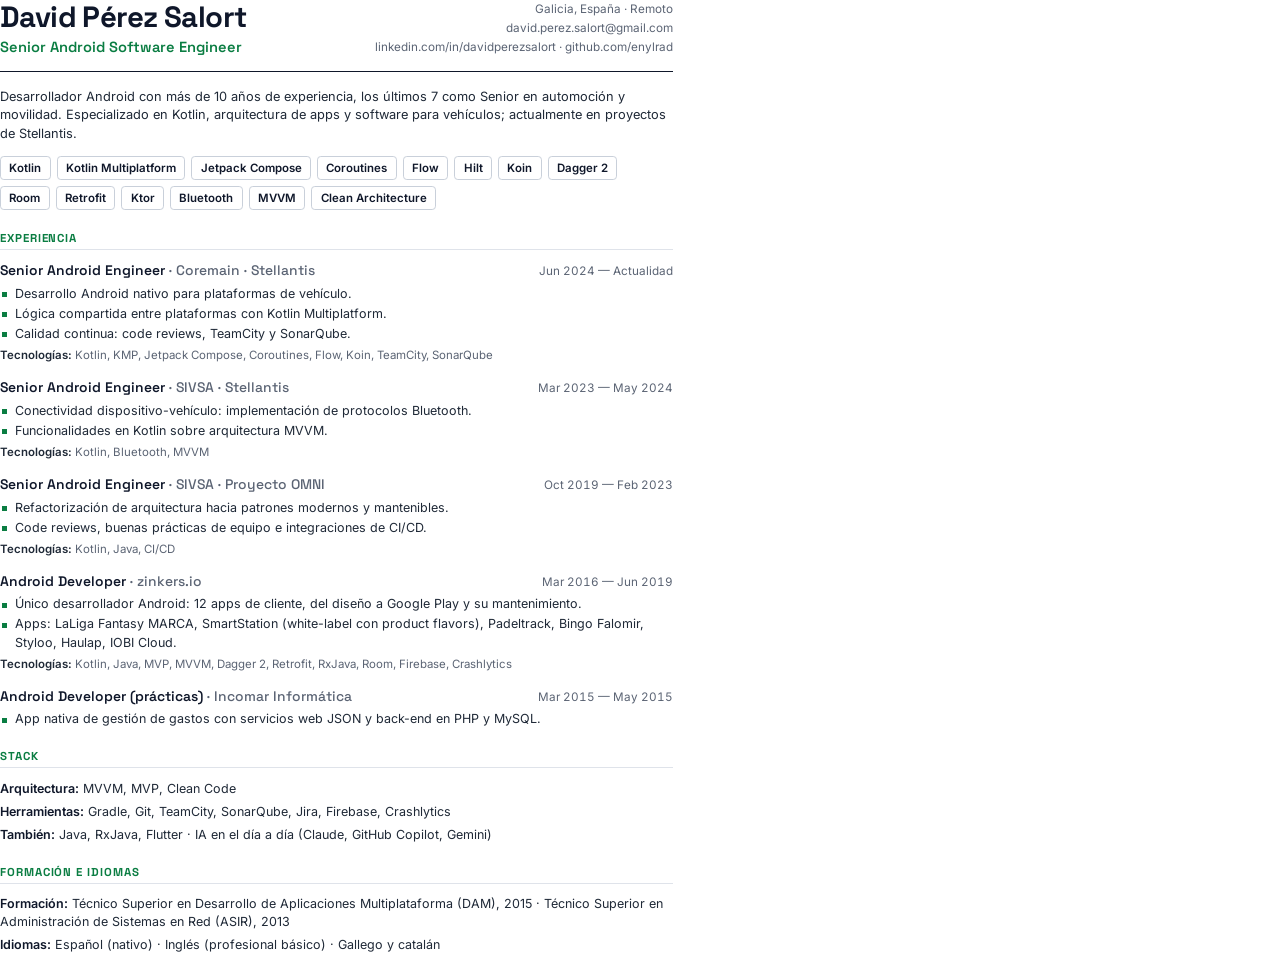
<file: cv/cv.html>
<!doctype html>
<html lang="es">
<head>
  <meta charset="utf-8">
  <meta name="viewport" content="width=device-width, initial-scale=1">
  <title>David Pérez Salort — CV</title>
  <meta name="robots" content="noindex">
  <!--
    One-page PDF CV template. Renders in Spanish or English with ?lang=es|en
    and is exported to PDF with a headless browser (see README, "CV PDF" section).
  -->
  <style>
    @font-face { font-family: 'Inter'; src: url('../assets/fonts/inter.woff2') format('woff2-variations'); font-weight: 100 900; }
    @font-face { font-family: 'Space Grotesk'; src: url('../assets/fonts/space-grotesk.woff2') format('woff2-variations'); font-weight: 300 700; }

    :root { --ink: #0f172a; --text: #1f2937; --muted: #5b6474; --line: #dfe3ea; --accent: #0a7d42; }
    @page { size: A4; margin: 14mm 16mm; }
    * { box-sizing: border-box; }
    html { -webkit-print-color-adjust: exact; print-color-adjust: exact; font-variant-ligatures: no-common-ligatures; }
    body { margin: 0; background: #fff; color: var(--text); font: 400 9.4pt/1.45 'Inter', system-ui, sans-serif; }
    h1, h2, h3, p, ul { margin: 0; padding: 0; }
    ul { list-style: none; }
    a { color: inherit; text-decoration: none; }

    .page { width: 178mm; }

    .head { display: flex; justify-content: space-between; align-items: flex-end; gap: 8mm; padding-bottom: 4mm; border-bottom: 1.5px solid var(--ink); }
    .name { font: 700 22pt/1 'Space Grotesk', sans-serif; letter-spacing: -.02em; color: var(--ink); }
    .role { margin-top: 1.8mm; font: 600 11pt/1.2 'Space Grotesk', sans-serif; color: var(--accent); }
    .contact { text-align: right; font-size: 8.8pt; line-height: 1.6; color: var(--muted); }
    .summary { margin-top: 4mm; font-size: 9.6pt; }

    .chips { margin-top: 3.5mm; display: flex; flex-wrap: wrap; gap: 1.6mm; }
    .chips li { padding: .7mm 2.2mm; border: 1px solid #c9d0da; border-radius: 1mm; font-size: 8.6pt; font-weight: 600; color: var(--ink); }

    .sec { margin-top: 6mm; }
    .sec-title {
      margin-bottom: 3mm; padding-bottom: 1.2mm; border-bottom: 1px solid var(--line);
      font: 700 8.6pt/1 'Space Grotesk', sans-serif; letter-spacing: .08em; text-transform: uppercase; color: var(--accent);
      font-variant-ligatures: none;
    }

    .job { break-inside: avoid; }
    .job + .job { margin-top: 3.8mm; }
    .job-top { display: flex; justify-content: space-between; align-items: baseline; gap: 4mm; }
    .job h3 { font: 600 10.4pt/1.3 'Space Grotesk', sans-serif; color: var(--ink); }
    .job h3 span { font-weight: 500; color: var(--muted); }
    .job-date { flex: none; font-size: 8.8pt; color: var(--muted); font-variant-numeric: tabular-nums; }
    .job ul { margin-top: 1.2mm; display: grid; gap: .5mm; }
    .job li { position: relative; padding-left: 4mm; }
    .job li::before { content: ''; position: absolute; left: .6mm; top: .6em; width: 1.3mm; height: 1.3mm; background: var(--accent); }
    .job-tech { margin-top: 1.1mm; font-size: 8.6pt; color: var(--muted); }
    .job-tech b { font-weight: 600; color: var(--text); }

    .rows p + p { margin-top: 1.3mm; }
    .rows b { font-weight: 600; color: var(--ink); }
  </style>
</head>
<body>
  <main class="page" id="cv"></main>

  <script>
    const KEY_TECH = ['Kotlin', 'Kotlin Multiplatform', 'Jetpack Compose', 'Coroutines', 'Flow', 'Hilt', 'Koin', 'Dagger 2', 'Room', 'Retrofit', 'Ktor', 'Bluetooth', 'MVVM', 'Clean Architecture'];

    const DATA = {
      es: {
        role: 'Senior Android Software Engineer',
        location: 'Galicia, España · Remoto',
        summary: 'Desarrollador Android con más de 10 años de experiencia, los últimos 7 como Senior en automoción y movilidad. Especializado en Kotlin, arquitectura de apps y software para vehículos; actualmente en proyectos de Stellantis.',
        techLabel: 'Tecnologías',
        expT: 'Experiencia',
        jobs: [
          ['Senior Android Engineer', 'Coremain · Stellantis', 'Jun 2024 — Actualidad', [
            'Desarrollo Android nativo para plataformas de vehículo.',
            'Lógica compartida entre plataformas con Kotlin Multiplatform.',
            'Calidad continua: code reviews, TeamCity y SonarQube.'],
            'Kotlin, KMP, Jetpack Compose, Coroutines, Flow, Koin, TeamCity, SonarQube'],
          ['Senior Android Engineer', 'SIVSA · Stellantis', 'Mar 2023 — May 2024', [
            'Conectividad dispositivo-vehículo: implementación de protocolos Bluetooth.',
            'Funcionalidades en Kotlin sobre arquitectura MVVM.'],
            'Kotlin, Bluetooth, MVVM'],
          ['Senior Android Engineer', 'SIVSA · Proyecto OMNI', 'Oct 2019 — Feb 2023', [
            'Refactorización de arquitectura hacia patrones modernos y mantenibles.',
            'Code reviews, buenas prácticas de equipo e integraciones de CI/CD.'],
            'Kotlin, Java, CI/CD'],
          ['Android Developer', 'zinkers.io', 'Mar 2016 — Jun 2019', [
            'Único desarrollador Android: 12 apps de cliente, del diseño a Google Play y su mantenimiento.',
            'Apps: LaLiga Fantasy MARCA, SmartStation (white-label con product flavors), Padeltrack, Bingo Falomir, Styloo, Haulap, IOBI Cloud.'],
            'Kotlin, Java, MVP, MVVM, Dagger 2, Retrofit, RxJava, Room, Firebase, Crashlytics'],
          ['Android Developer (prácticas)', 'Incomar Informática', 'Mar 2015 — May 2015', [
            'App nativa de gestión de gastos con servicios web JSON y back-end en PHP y MySQL.'],
            ''],
        ],
        stackT: 'Stack',
        stack: [
          ['Arquitectura', 'MVVM, MVP, Clean Code'],
          ['Herramientas', 'Gradle, Git, TeamCity, SonarQube, Jira, Firebase, Crashlytics'],
          ['También', 'Java, RxJava, Flutter · IA en el día a día (Claude, GitHub Copilot, Gemini)'],
        ],
        otherT: 'Formación e idiomas',
        other: [
          ['Formación', 'Técnico Superior en Desarrollo de Aplicaciones Multiplataforma (DAM), 2015 · Técnico Superior en Administración de Sistemas en Red (ASIR), 2013'],
          ['Idiomas', 'Español (nativo) · Inglés (profesional básico) · Gallego y catalán'],
        ],
      },
      en: {
        role: 'Senior Android Software Engineer',
        location: 'Galicia, Spain · Remote',
        summary: 'Android developer with 10+ years of experience, the last 7 as a Senior in automotive and mobility. Specialised in Kotlin, app architecture and in-vehicle software; currently working on Stellantis projects.',
        techLabel: 'Tech',
        expT: 'Experience',
        jobs: [
          ['Senior Android Engineer', 'Coremain · Stellantis', 'Jun 2024 — Present', [
            'Native Android development for vehicle platforms.',
            'Shared cross-platform logic with Kotlin Multiplatform.',
            'Continuous quality: code reviews, TeamCity and SonarQube.'],
            'Kotlin, KMP, Jetpack Compose, Coroutines, Flow, Koin, TeamCity, SonarQube'],
          ['Senior Android Engineer', 'SIVSA · Stellantis', 'Mar 2023 — May 2024', [
            'Device-to-vehicle connectivity: implemented Bluetooth protocols.',
            'Kotlin features on an MVVM architecture.'],
            'Kotlin, Bluetooth, MVVM'],
          ['Senior Android Engineer', 'SIVSA · OMNI project', 'Oct 2019 — Feb 2023', [
            'Refactored the architecture towards modern, maintainable patterns.',
            'Code reviews, team best practices and CI/CD integrations.'],
            'Kotlin, Java, CI/CD'],
          ['Android Developer', 'zinkers.io', 'Mar 2016 — Jun 2019', [
            'Sole Android developer: 12 client apps, from design to Google Play release and maintenance.',
            'Apps: LaLiga Fantasy MARCA, SmartStation (white-label with product flavors), Padeltrack, Bingo Falomir, Styloo, Haulap, IOBI Cloud.'],
            'Kotlin, Java, MVP, MVVM, Dagger 2, Retrofit, RxJava, Room, Firebase, Crashlytics'],
          ['Android Developer (internship)', 'Incomar Informática', 'Mar 2015 — May 2015', [
            'Native expense-management app with JSON web services and a PHP and MySQL back end.'],
            ''],
        ],
        stackT: 'Stack',
        stack: [
          ['Architecture', 'MVVM, MVP, Clean Code'],
          ['Tools', 'Gradle, Git, TeamCity, SonarQube, Jira, Firebase, Crashlytics'],
          ['Also', 'Java, RxJava, Flutter · AI in daily work (Claude, GitHub Copilot, Gemini)'],
        ],
        otherT: 'Education & languages',
        other: [
          ['Education', 'Higher Diploma in Cross-Platform Application Development (DAM), 2015 · Higher Diploma in Networked Systems Administration (ASIR), 2013'],
          ['Languages', 'Spanish (native) · English (limited working proficiency) · Galician and Catalan'],
        ],
      },
    };

    const lang = new URLSearchParams(location.search).get('lang') === 'en' ? 'en' : 'es';
    const d = DATA[lang];
    document.documentElement.lang = lang;
    document.title = `David Pérez Salort — CV (${lang.toUpperCase()})`;

    const esc = (s) => String(s).replace(/&/g, '&amp;').replace(/</g, '&lt;');
    const rows = (list) => `<div class="rows">${list.map(([k, v]) => `<p><b>${esc(k)}:</b> ${esc(v)}</p>`).join('')}</div>`;

    document.getElementById('cv').innerHTML = `
      <header class="head">
        <div>
          <h1 class="name">David Pérez Salort</h1>
          <p class="role">${esc(d.role)}</p>
        </div>
        <p class="contact">
          ${esc(d.location)}<br>
          <a href="mailto:david.perez.salort@gmail.com">david.perez.salort@gmail.com</a><br>
          <a href="https://www.linkedin.com/in/davidperezsalort/">linkedin.com/in/davidperezsalort</a> · <a href="https://github.com/enylrad">github.com/enylrad</a>
        </p>
      </header>
      <p class="summary">${esc(d.summary)}</p>
      <ul class="chips">${KEY_TECH.map((t) => `<li>${esc(t)}</li>`).join('')}</ul>

      <section class="sec">
        <h2 class="sec-title">${esc(d.expT)}</h2>
        ${d.jobs.map(([role, org, date, bullets, tech]) => `
          <article class="job">
            <div class="job-top"><h3>${esc(role)} <span>· ${esc(org)}</span></h3><span class="job-date">${esc(date)}</span></div>
            <ul>${bullets.map((b) => `<li>${esc(b)}</li>`).join('')}</ul>
            ${tech ? `<p class="job-tech"><b>${esc(d.techLabel)}:</b> ${esc(tech)}</p>` : ''}
          </article>`).join('')}
      </section>

      <section class="sec">
        <h2 class="sec-title">${esc(d.stackT)}</h2>
        ${rows(d.stack)}
      </section>

      <section class="sec">
        <h2 class="sec-title">${esc(d.otherT)}</h2>
        ${rows(d.other)}
      </section>
    `;
  </script>
</body>
</html>
</file>
<file: css/styles.css>
/* =========================================================
   David Pérez Salort — Portfolio
   ========================================================= */

@font-face {
  font-family: 'Inter';
  src: url('../assets/fonts/inter.woff2') format('woff2-variations');
  font-weight: 100 900;
  font-display: swap;
}
@font-face {
  font-family: 'Pixel Digits';
  src: url('../assets/fonts/vt323.woff2') format('woff2');
  unicode-range: U+0030-0039, U+002E, U+003A, U+00B0; /* 0-9 . : ° */
  size-adjust: 125%;
  font-display: swap;
}
@font-face {
  font-family: 'Pixelify Sans';
  src: url('../assets/fonts/pixelify-sans.woff2') format('woff2-variations');
  font-weight: 400 700;
  font-display: swap;
}
@font-face {
  font-family: 'Space Grotesk';
  src: url('../assets/fonts/space-grotesk.woff2') format('woff2-variations');
  font-weight: 300 700;
  font-display: swap;
}

/* ---------- Tokens ---------- */
:root {
  --bg: #07090d;
  --bg-2: #0c0f15;
  --surface: rgba(255, 255, 255, .035);
  --surface-2: rgba(255, 255, 255, .06);
  --border: rgba(255, 255, 255, .09);
  --border-strong: rgba(255, 255, 255, .16);
  --text: #e9ecf2;
  --muted: #98a1b1;
  --faint: #7f8899;
  --accent: #3ddc84;
  --accent-text: #4ae391;
  --accent-2: #8b6cff;
  --accent-3: #22d3ee;
  --on-accent: #04130b;
  --shadow: 0 30px 80px -20px rgba(0, 0, 0, .65);
  --grid-line: rgba(255, 255, 255, .045);
  --particle: 180, 200, 230;
  --pixel-lit: 61, 220, 132;
  --grain-opacity: .05;
  --px: 4px;
  --px-line: #283040;
  --px-shadow: #010203;

  --font: 'Inter', system-ui, -apple-system, 'Segoe UI', Roboto, sans-serif;
  --font-display: 'Space Grotesk', 'Inter', system-ui, sans-serif;
  --font-mono: ui-monospace, 'SF Mono', 'JetBrains Mono', Menlo, Consolas, monospace;
  --font-pixel: 'Pixel Digits', 'Pixelify Sans', ui-monospace, 'SF Mono', Menlo, Consolas, monospace;

  --radius: 18px;
  --radius-sm: 12px;
  --ease: cubic-bezier(.22, 1, .36, 1);
  --container: 1180px;
  --gutter: clamp(16px, 4vw, 40px);
  --nav-h: 68px;

  color-scheme: dark;
}

:root[data-theme="light"] {
  --bg: #f6f7f9;
  --bg-2: #eceef2;
  --surface: rgba(12, 18, 32, .03);
  --surface-2: rgba(12, 18, 32, .055);
  --border: rgba(12, 18, 32, .1);
  --border-strong: rgba(12, 18, 32, .18);
  --text: #0b0e14;
  --muted: #4d5666;
  --faint: #626b7c;
  --accent: #1fb866;
  --accent-text: #0a7d42;
  --accent-2: #6a4cf0;
  --accent-3: #0891b2;
  --on-accent: #ffffff;
  --shadow: 0 30px 70px -25px rgba(20, 30, 60, .28);
  --grid-line: rgba(12, 18, 32, .06);
  --particle: 60, 80, 120;
  --pixel-lit: 31, 184, 102;
  --grain-opacity: .05;
  --px-line: #c3c9d4;
  --px-shadow: #d2d7df;
  color-scheme: light;
}

/* ---------- Base ---------- */
*, *::before, *::after { box-sizing: border-box; }
html { -webkit-text-size-adjust: 100%; overflow-x: clip; scroll-behavior: smooth; scroll-padding-top: calc(var(--nav-h) + 16px); }
html.lenis, html.lenis body { height: auto; }
.lenis.lenis-smooth { scroll-behavior: auto !important; }
.lenis.lenis-stopped { overflow: hidden; }
body {
  margin: 0;
  background: var(--bg);
  color: var(--text);
  font: 400 1rem/1.65 var(--font);
  -webkit-font-smoothing: antialiased;
  text-rendering: optimizeLegibility;
  overflow-x: clip;
  transition: background-color .5s var(--ease), color .5s var(--ease);
}
/* Subtle scanlines */
body::after {
  content: '';
  position: fixed; inset: 0;
  pointer-events: none; z-index: 100;
  opacity: var(--grain-opacity);
  background: repeating-linear-gradient(0deg, #000 0 1px, transparent 1px 3px);
}
img, svg { display: block; max-width: 100%; }
a { color: inherit; text-decoration: none; }
button { font: inherit; color: inherit; background: none; border: 0; cursor: pointer; padding: 0; }
ul, ol { list-style: none; margin: 0; padding: 0; }
h1, h2, h3, h4, p { margin: 0; }
::selection { background: var(--accent); color: var(--on-accent); }
:focus-visible { outline: 2px solid var(--accent); outline-offset: 6px; }

.container { width: 100%; max-width: var(--container); margin-inline: auto; padding-inline: var(--gutter); }

.skip-link {
  position: fixed; left: 16px; top: 16px; z-index: 200; transform: translateY(-200%);
  padding: 10px 16px; border-radius: 10px;
  background: var(--accent); color: var(--on-accent); font-weight: 600;
  transition: transform .2s;
}
.skip-link:focus { transform: none; }

.gradient-text {
  background: linear-gradient(100deg, var(--accent) 0%, var(--accent-3) 45%, var(--accent-2) 100%);
  -webkit-background-clip: text; background-clip: text;
  color: transparent;
}

/* ---------- Scroll progress & cursor ---------- */
.scroll-progress {
  position: fixed; inset: 0 0 auto; height: 4px; z-index: 120;
  background: linear-gradient(90deg, var(--accent), var(--accent-3), var(--accent-2));
  -webkit-mask: repeating-linear-gradient(90deg, #000 0 10px, transparent 10px 12px);
  mask: repeating-linear-gradient(90deg, #000 0 10px, transparent 10px 12px);
  clip-path: inset(0 calc(100% - var(--p, 0%)) 0 0);
}
.cursor-halo {
  position: fixed; left: 0; top: 0; z-index: 0;
  width: 520px; height: 520px; margin: -260px 0 0 -260px;
  border-radius: 50%; pointer-events: none;
  background: radial-gradient(circle, color-mix(in srgb, var(--accent) 13%, transparent) 0%, transparent 60%);
  opacity: 0; transition: opacity .6s;
  will-change: transform;
}
@media (pointer: fine) { .cursor-halo.is-on { opacity: 1; } }
main, .footer { position: relative; z-index: 1; }

/* ---------- Nav ---------- */
.nav {
  position: fixed; inset: 0 0 auto; z-index: 110;
  height: var(--nav-h);
  transition: background-color .4s, border-color .4s, backdrop-filter .4s;
  border-bottom: 1px solid transparent;
}
.nav.is-scrolled {
  background: color-mix(in srgb, var(--bg) 72%, transparent);
  backdrop-filter: saturate(160%) blur(16px);
  -webkit-backdrop-filter: saturate(160%) blur(16px);
  border-bottom-color: var(--border);
}
.nav-inner { height: 100%; display: flex; align-items: center; gap: 24px; }
.nav-logo { display: inline-flex; align-items: center; gap: 3px; font: 700 1.15rem/1 var(--font-display); letter-spacing: -.02em; }
.nav-logo-mark {
  display: grid; place-items: center; width: 38px; height: 38px;
  background: var(--surface); font-family: var(--font-pixel); font-weight: 600;
}
.nav-logo { gap: 8px; }
.nav-logo-dot { width: 8px; height: 8px; background: var(--accent); align-self: flex-end; margin-bottom: 2px; animation: blink 1.05s steps(1) infinite; }
.nav nav { margin-left: auto; }
.nav-links { display: flex; gap: 4px; }
.nav-links a {
  position: relative; display: block; padding: 8px 14px;
  font-size: .9rem; color: var(--muted); transition: color .25s, background-color .25s;
}
.nav-links a:hover { color: var(--text); background: var(--surface); }
.nav-links a.is-active { color: var(--text); }
.nav-links a.is-active::after {
  content: ''; position: absolute; left: 50%; bottom: 2px; width: 4px; height: 4px; margin-left: -2px;
  background: var(--accent);
}
.nav-actions { display: flex; align-items: center; gap: 8px; }
.mascot { position: relative; top: -7px; width: 40px; height: 48px; margin-left: 2px; } /* the droid sits in the lower part of the canvas: shift it up to centre it with the icons */
.mascot-canvas { display: block; width: 100%; height: 100%; image-rendering: pixelated; image-rendering: crisp-edges; }
.mascot:focus-visible { outline-offset: 2px; }
.icon-btn {
  display: inline-flex; align-items: center; justify-content: center; gap: 2px;
  height: 38px; min-width: 38px; padding: 0 10px; border-radius: 11px;
  border: 1px solid var(--border); background: var(--surface);
  font: 600 .82rem/1 var(--font-pixel); letter-spacing: .04em;
  transition: border-color .25s, background-color .25s, transform .25s var(--ease);
}
.icon-btn:hover { border-color: var(--border-strong); background: var(--surface-2); }
.icon-btn:active { transform: scale(.94); }
.lang-other, .lang-sep { color: var(--faint); }
.theme-toggle { padding: 0; width: 38px; }
.theme-toggle svg { width: 18px; height: 18px; fill: none; stroke: currentColor; stroke-width: 1.8; stroke-linecap: round; transition: transform .6s var(--ease), opacity .3s; }
.theme-toggle .icon-moon { position: absolute; }
.theme-toggle { position: relative; }
[data-theme="dark"] .theme-toggle .icon-sun { opacity: 0; transform: rotate(-90deg) scale(.5); }
[data-theme="light"] .theme-toggle .icon-moon { opacity: 0; transform: rotate(90deg) scale(.5); }

@media (max-width: 760px) {
  .nav nav { display: none; }
  .nav-actions { margin-left: auto; }
}

/* ---------- Buttons ---------- */
.btn {
  position: relative; display: inline-flex; align-items: center; gap: 10px;
  height: 50px; padding: 0 24px;
  font: 600 1rem/1 var(--font-pixel); letter-spacing: .02em;
  transition: background-color .3s, color .3s, translate .1s steps(1);
  isolation: isolate; overflow: hidden;
}
.btn svg { width: 18px; height: 18px; fill: none; stroke: currentColor; stroke-width: 2; stroke-linecap: round; stroke-linejoin: round; transition: transform .4s var(--ease); }
.btn-primary { background: var(--text); color: var(--bg); }
.btn-primary:hover { background: var(--accent); color: var(--on-accent); }
.btn-primary:hover svg { transform: translateY(3px); }
.btn-ghost { background: var(--surface); }
.btn-ghost:hover { background: var(--surface-2); }

/* ---------- Hero ---------- */
.hero {
  position: relative; min-height: 100svh;
  display: flex; align-items: center;
  padding: calc(var(--nav-h) + 40px) 0 90px;
  overflow: hidden;
}
.hero-canvas { position: absolute; inset: 0; width: 100%; height: 100%; }
.hero-aurora { position: absolute; inset: 0; pointer-events: none; filter: blur(70px); opacity: .28; }
.hero-aurora span { position: absolute; border-radius: 50%; will-change: transform; }
.hero-aurora span:nth-child(1) { width: 46vw; height: 46vw; left: -12vw; top: -14vw; background: color-mix(in srgb, var(--accent) 38%, transparent); }
.hero-aurora span:nth-child(2) { width: 40vw; height: 40vw; right: -10vw; top: 5vh; background: color-mix(in srgb, var(--accent-2) 40%, transparent); }
.hero-aurora span:nth-child(3) { width: 34vw; height: 34vw; left: 30vw; bottom: -18vw; background: color-mix(in srgb, var(--accent-3) 28%, transparent); }
[data-theme="light"] .hero-aurora { opacity: .2; }
.hero-inner {
  position: relative;
  display: grid; grid-template-columns: minmax(0, 1.08fr) minmax(0, .92fr);
  align-items: center; gap: clamp(32px, 5vw, 72px);
}
.hero-eyebrow {
  display: inline-flex; align-items: center; gap: 10px;
  padding: 7px 14px 7px 10px;
  background: var(--surface);
  backdrop-filter: blur(8px);
  font: 500 .85rem/1.2 var(--font-pixel); color: var(--muted);
}
.pulse-dot { position: relative; width: 8px; height: 8px; background: var(--accent); flex: none; }
.pulse-dot::after { content: ''; position: absolute; inset: 0; background: var(--accent); animation: ping 1.6s steps(4) infinite; }
@keyframes ping { 0% { transform: scale(1); opacity: .7; } 80%, 100% { transform: scale(2.5); opacity: 0; } }

.hero-name {
  margin-top: 22px;
  font: 700 clamp(2.9rem, 8.2vw, 6.4rem)/.95 var(--font-display);
  letter-spacing: -.045em;
}
.hero-name .split { display: block; padding-bottom: .06em; }
.hero-name .word { display: inline-block; white-space: nowrap; }
.hero-name .char { display: inline-block; will-change: transform, opacity, filter; }
.hero-name .gradient-text .char {
  background: inherit; -webkit-background-clip: text; background-clip: text; color: transparent;
}
/* The surname gradient is applied per letter so it works with the split */
.hero-name .gradient-text { background: none; }
.hero-name .gradient-text .char { background-image: linear-gradient(100deg, var(--accent) 0%, var(--accent-3) 55%, var(--accent-2) 110%); background-repeat: no-repeat; }

.hero-role {
  margin-top: 22px;
  font: 500 clamp(1rem, 1.9vw, 1.28rem)/1.3 var(--font-mono);
  color: var(--text); letter-spacing: -.01em;
  display: flex; align-items: center; flex-wrap: wrap;
}
.role-bracket { color: var(--accent-text); }
.caret { display: inline-block; width: .55em; height: 1.15em; margin-left: 6px; background: var(--accent); animation: blink 1.05s steps(1) infinite; vertical-align: middle; }
@keyframes blink { 50% { opacity: 0; } }
.hero-desc { margin-top: 20px; max-width: 58ch; font-size: clamp(1rem, 1.35vw, 1.1rem); color: var(--muted); }
.hero-tags { margin-top: 22px; display: flex; flex-wrap: wrap; gap: 8px; }
.hero-tags li {
  padding: 6px 12px; font-size: .8rem; font-weight: 500;
  background: var(--surface); color: var(--text);
}
.hero-ctas { margin-top: 32px; display: flex; flex-wrap: wrap; gap: 12px; }
.hero-stats { margin: 48px 0 0; display: flex; gap: clamp(20px, 4vw, 48px); flex-wrap: wrap; }
.hero-stats > div { display: flex; flex-direction: column-reverse; }
.hero-stats dd { margin: 0; font: 700 clamp(1.9rem, 3.2vw, 2.6rem)/1 var(--font-pixel); color: var(--accent-text); font-variant-numeric: tabular-nums; }
.hero-stats dt { margin-top: 6px; font-size: .8rem; color: var(--faint); }

.scroll-hint {
  position: absolute; left: 50%; bottom: 26px; margin-left: -12px;
  width: 24px; height: 38px; border: 3px solid var(--border-strong);
}
.scroll-hint span { position: absolute; left: 50%; top: 6px; width: 4px; height: 8px; margin-left: -2px; background: var(--text); animation: wheel 1.8s steps(4) infinite; }
@keyframes wheel { 0% { transform: translateY(0); opacity: 1; } 70% { transform: translateY(12px); opacity: 0; } 100% { opacity: 0; } }

/* ---------- Hero visual: head unit ---------- */
.hero-visual { position: relative; perspective: 1400px; }
.device { position: relative; transform-style: preserve-3d; transform: rotateX(var(--rx, 8deg)) rotateY(var(--ry, -14deg)); transition: transform .8s var(--ease); }
.device-bezel {
  position: relative; padding: 12px;
  background: #151a23;
  box-shadow:
    0 -6px 0 0 #2a3140, 0 6px 0 0 #2a3140, -6px 0 0 0 #2a3140, 6px 0 0 0 #2a3140,
    12px 18px 0 0 var(--px-shadow), 18px 12px 0 0 var(--px-shadow);
}
.hu {
  --hu-bg: #080a0f; --hu-card: #11151d; --hu-line: #232a36; --hu-text: #e8ebf1; --hu-muted: #7d8699;
  aspect-ratio: 16 / 10.5; overflow: hidden;
  background:
    repeating-linear-gradient(0deg, rgba(255, 255, 255, .025) 0 1px, transparent 1px 3px),
    var(--hu-bg);
  color: var(--hu-text); padding: 14px; display: flex; flex-direction: column; gap: 10px;
  font: 500 11px/1.2 var(--font-pixel);
}
.hu-status { display: flex; justify-content: space-between; align-items: center; color: var(--hu-muted); font-weight: 600; letter-spacing: .04em; }
.hu-time { font-size: 14px; color: var(--hu-text); font-variant-numeric: tabular-nums; }
.hu-status-icons { display: flex; gap: 8px; align-items: center; }
.hu-status-icons svg { width: 12px; height: 12px; fill: none; stroke: currentColor; stroke-width: 2.4; stroke-linecap: square; stroke-linejoin: miter; }
.hu-grid { flex: 1; display: grid; grid-template-columns: 1.1fr 1fr; grid-template-rows: 1fr 1fr; gap: 12px; min-height: 0; }
.hu-card {
  position: relative; background: var(--hu-card); padding: 12px; overflow: hidden;
  box-shadow: inset 0 0 0 2px var(--hu-line), inset 0 -4px 0 0 rgba(0, 0, 0, .35);
}
.hu-label { color: var(--hu-muted); font-size: 10px; text-transform: uppercase; letter-spacing: .1em; }
.hu-value { font-weight: 700; font-size: 14px; margin-top: 3px; display: flex; align-items: center; gap: 6px; white-space: nowrap; }
.hu-sub { color: var(--hu-muted); font-size: 10px; margin-top: 3px; }
.hu-ok { width: 6px; height: 6px; background: #3ddc84; animation: blink 1.2s steps(1) infinite; }
.hu-bt { display: flex; align-items: center; gap: 14px; }
.bt-rings { position: relative; width: 54px; height: 54px; flex: none; display: grid; place-items: center; }
.bt-rings span { position: absolute; inset: 0; border: 3px solid #3b82f6; opacity: 0; animation: bt 2.4s steps(6) infinite; }
.bt-rings span:nth-child(2) { animation-delay: .8s; }
.bt-rings span:nth-child(3) { animation-delay: 1.6s; }
@keyframes bt { 0% { transform: scale(.45); opacity: 1; } 100% { transform: scale(1.3); opacity: 0; } }
.bt-icon {
  position: relative; width: 28px; height: 28px; padding: 5px 7px; background: #3b82f6;
  box-shadow: 3px 3px 0 #1e3a8a;
}
.hu-media { display: flex; gap: 12px; align-items: center; width: 100%; text-align: left; font: inherit; color: inherit; cursor: pointer; transition: box-shadow .15s steps(2); }
.hu-media:hover, .hu-media:focus-visible { box-shadow: inset 0 0 0 2px #ff5c8a, inset 0 -4px 0 0 rgba(0, 0, 0, .35); outline: none; }
.hu-media .hu-label, .hu-media .hu-sub, .hu-media .hu-progress { display: block; }
.hu-media-info { display: block; }
.hu-art { position: relative; display: block; width: 52px; height: 52px; flex: none; box-shadow: 0 0 0 2px #2d3170, 3px 3px 0 2px #000; }
.hu-art-img { display: block; width: 100%; height: 100%; }
.hu-play {
  /* Pixel ▶ triangle over the cover art */
  position: absolute; inset: 0; display: grid; place-items: center; background: rgba(8, 10, 15, .45);
  opacity: 0; transition: opacity .15s steps(2);
}
.hu-play::before {
  content: ''; width: 14px; height: 16px; background: #fff;
  clip-path: polygon(0 0, 25% 0, 25% 12.5%, 50% 12.5%, 50% 25%, 75% 25%, 75% 37.5%, 100% 37.5%, 100% 62.5%, 75% 62.5%, 75% 75%, 50% 75%, 50% 87.5%, 25% 87.5%, 25% 100%, 0 100%);
}
.hu-media.is-playing .hu-play::before { width: 14px; clip-path: polygon(0 0, 35% 0, 35% 100%, 0 100%, 0 0, 65% 0, 100% 0, 100% 100%, 65% 100%, 65% 0); }
.hu-media:hover .hu-play, .hu-media:focus-visible .hu-play, .hu-media.is-playing .hu-play { opacity: 1; }
@media (hover: none) { .hu-play { opacity: .85; } }
.hu-media-info { min-width: 0; flex: 1; }
.hu-eq { display: flex; align-items: flex-end; gap: 2px; height: 12px; margin-top: 5px; }
.hu-eq span { width: 4px; height: 100%; background: #ff5c8a; transform-origin: 50% 100%; transform: scaleY(.25); animation: eq .9s steps(3) infinite alternate paused; }
.hu-media.is-playing .hu-eq span, .hu-media.is-playing .hu-progress span { animation-play-state: running; }
.hu-eq span:nth-child(2) { animation-delay: -.3s; background: #ff8a5c; }
.hu-eq span:nth-child(3) { animation-delay: -.6s; background: #ffb703; }
.hu-eq span:nth-child(4) { animation-delay: -.15s; background: #ff8a5c; }
.hu-eq span:nth-child(5) { animation-delay: -.45s; }
.hu-eq span:nth-child(6) { animation-delay: -.75s; background: #ffb703; }
@keyframes eq { from { transform: scaleY(.25); } to { transform: scaleY(1); } }
.hu-progress {
  margin-top: 6px; height: 4px; background: var(--hu-line); overflow: hidden;
  -webkit-mask: repeating-linear-gradient(90deg, #000 0 4px, transparent 4px 6px);
  mask: repeating-linear-gradient(90deg, #000 0 4px, transparent 4px 6px);
}
.hu-progress span { display: block; height: 100%; width: 100%; background: linear-gradient(90deg, #ff5c8a, #ffb703); transform-origin: 0 50%; animation: progress 9s steps(24) infinite paused; }
@keyframes progress { from { transform: scaleX(.05); } to { transform: scaleX(1); } }
.hu-nav { padding: 8px 10px; display: flex; flex-direction: column; }
.hu-map { flex: 1; width: 100%; min-height: 0; }
.map-road { fill: none; stroke: #1f2632; stroke-width: 3; stroke-linecap: square; }
.map-route { fill: none; stroke: #3ddc84; stroke-width: 1.5; stroke-linecap: square; stroke-linejoin: miter; stroke-dasharray: 50; stroke-dashoffset: 50; animation: route 4s steps(16) infinite; }
@keyframes route { 0% { stroke-dashoffset: 50; } 70%, 100% { stroke-dashoffset: 0; } }
.map-pin { fill: #ffd166; animation: blink .8s steps(1) infinite; }
.hu-big { font: 700 32px/1.1 var(--font-pixel); margin-top: 4px; color: #67e8f9; text-shadow: 2px 2px 0 #000; }
.hu-fan { display: flex; gap: 3px; margin-top: 10px; }
.hu-fan span { flex: 1; height: 6px; background: var(--hu-line); }
.hu-fan span:nth-child(1) { background: #22d3ee; }
.hu-fan span:nth-child(2) { background: #5eb3f7; }
.hu-fan span:nth-child(3) { background: #8b6cff; animation: blink 1.6s steps(1) infinite; }
.hu-dock { display: flex; justify-content: center; gap: 8px; }
.hu-dock span { width: 26px; height: 6px; background: var(--hu-line); }
.hu-dock .is-on { background: #3ddc84; }

.code-card {
  position: absolute; left: -14%; bottom: -24%; width: min(330px, 70%);
  background: rgba(12, 15, 21, .94);
  box-shadow:
    0 -3px 0 0 #2f3746, 0 3px 0 0 #2f3746, -3px 0 0 0 #2f3746, 3px 0 0 0 #2f3746,
    6px 9px 0 0 #000, 9px 6px 0 0 #000;
  transform: translateZ(60px);
  color: #cdd3de;
}
.code-head { display: flex; align-items: center; gap: 6px; padding: 9px 12px; border-bottom: 2px solid #232a36; font: 500 11px var(--font-pixel); color: #7d8699; }
.code-head i { width: 8px; height: 8px; background: #3a404c; }
.code-head i:nth-child(1) { background: #ff5f57; } .code-head i:nth-child(2) { background: #febc2e; } .code-head i:nth-child(3) { background: #28c840; }
.code-head span { margin-left: 6px; }
.code-card pre { margin: 0; padding: 12px 14px 14px; font: 400 11px/1.6 var(--font-mono); overflow: hidden; white-space: pre; }
.code-card .k { color: #c792ea; } .code-card .f { color: #82aaff; } .code-card .t { color: #ffcb6b; }
.float-chip {
  position: absolute; padding: 7px 13px;
  font: 600 .8rem/1 var(--font-pixel); white-space: nowrap;
  background: color-mix(in srgb, var(--bg) 82%, transparent); color: var(--text);
  backdrop-filter: blur(10px); -webkit-backdrop-filter: blur(10px);
  transform: translateZ(90px);
}
.float-chip::before { content: ''; display: inline-block; width: 6px; height: 6px; margin-right: 7px; vertical-align: 1px; background: var(--accent); }
@keyframes hop { 50% { translate: 0 -4px; } }
[data-sprite] svg { display: block; width: 100%; height: 100%; }
.chip-a { top: -5%; left: 8%; }
.chip-a::before { background: #8b6cff; }
.chip-b { top: 16%; right: -7%; }
.chip-b::before { background: #4c8dff; }
.chip-c { bottom: 6%; right: -4%; }
.chip-c::before { background: #3b82f6; }

@media (max-width: 980px) {
  .hero-inner { grid-template-columns: 1fr; }
  .hero-visual { max-width: 560px; width: 92%; margin: 30px auto 40px; }
  .scroll-hint { display: none; }
}
@media (max-width: 520px) {
  .hu { font-size: 9px; padding: 10px; gap: 8px; }
  .hu-card { padding: 8px; }
  .hu-value { font-size: 11px; }
  .bt-rings { width: 40px; height: 40px; }
  .hu-art { width: 38px; height: 38px; }
  .hu-big { font-size: 24px; }
  .hu-time { font-size: 12px; }
  .code-card { left: -3%; bottom: -34%; width: 74%; }
  .code-card pre { font-size: 9px; padding: 9px 10px; }
  .chip-b { right: -2%; } .chip-c { display: none; }
  .hero-visual { margin-bottom: 110px; }
}

/* ---------- Marquee ---------- */
.marquee {
  position: relative; z-index: 1; overflow: hidden;
  border-block: 1px solid var(--border);
  background: var(--bg-2);
  padding: 20px 0;
  mask-image: linear-gradient(90deg, transparent, #000 10%, #000 90%, transparent);
  -webkit-mask-image: linear-gradient(90deg, transparent, #000 10%, #000 90%, transparent);
}
.marquee-track { display: flex; width: max-content; gap: 56px; animation: marquee 40s linear infinite; }
.marquee:hover .marquee-track { animation-play-state: paused; }
.marquee span { font: 600 clamp(1.1rem, 2.2vw, 1.6rem)/1 var(--font-pixel); letter-spacing: .01em; color: var(--faint); white-space: nowrap; display: inline-flex; align-items: center; gap: 56px; transition: color .3s; }
.marquee span:hover { color: var(--text); }
.marquee span::after { content: ''; width: 8px; height: 8px; background: var(--accent); }
@keyframes marquee { to { transform: translateX(-50%); } }

/* ---------- Sections ---------- */
.section { position: relative; padding: clamp(90px, 13vw, 160px) 0; }
.section-head { max-width: 780px; margin-bottom: clamp(44px, 6vw, 72px); }
.section-kicker { display: flex; align-items: center; gap: 10px; font: 600 .9rem/1 var(--font-pixel); letter-spacing: .06em; text-transform: uppercase; color: var(--accent-text); margin-bottom: 18px; }
.section-kicker::before { content: ''; width: 10px; height: 10px; background: var(--accent); box-shadow: 4px 4px 0 var(--px-shadow); }
.contact-inner .section-kicker { justify-content: center; }
.section-lead { margin-top: 22px; max-width: 62ch; color: var(--muted); font-size: 1.05rem; }
.section-title, .contact-title { font: 700 clamp(2rem, 4.6vw, 3.4rem)/1.06 var(--font-display); letter-spacing: -.035em; text-wrap: balance; }
.mask { display: block; overflow: hidden; padding-bottom: .08em; margin-bottom: -.08em; }
.mask > span { display: block; }

/* ---------- About ---------- */
.about { display: grid; grid-template-columns: minmax(0, .8fr) minmax(0, 1.2fr); gap: clamp(40px, 7vw, 100px); align-items: center; }
.about-photo { position: relative; max-width: 440px; width: 100%; justify-self: center; }
.photo-frame {
  position: relative; padding: 4px; overflow: hidden;
  clip-path: polygon(0 12px, 6px 12px, 6px 6px, 12px 6px, 12px 0, calc(100% - 12px) 0, calc(100% - 12px) 6px, calc(100% - 6px) 6px, calc(100% - 6px) 12px, 100% 12px, 100% calc(100% - 12px), calc(100% - 6px) calc(100% - 12px), calc(100% - 6px) calc(100% - 6px), calc(100% - 12px) calc(100% - 6px), calc(100% - 12px) 100%, 12px 100%, 12px calc(100% - 6px), 6px calc(100% - 6px), 6px calc(100% - 12px), 0 calc(100% - 12px));
  isolation: isolate;
}
/* Rotating gradient border: a layer rotated with transform (GPU-composited, no repaints) */
.photo-frame::before {
  content: ''; position: absolute; inset: -50%; z-index: -1;
  background: conic-gradient(var(--accent), var(--accent-3), var(--accent-2), var(--accent));
  animation: rotate-border 8s linear infinite;
}
@keyframes rotate-border { to { transform: rotate(360deg); } }
.photo-frame picture { display: block; }
.photo-frame img { width: 100%; height: auto; transition: transform .8s var(--ease); }
.about-photo:hover .photo-frame img { transform: scale(1.03); }
.photo-badge {
  position: absolute; right: -14px; bottom: 26px;
  display: inline-flex; align-items: center; gap: 9px;
  padding: 10px 16px;
  background: color-mix(in srgb, var(--bg) 85%, transparent); backdrop-filter: blur(12px); -webkit-backdrop-filter: blur(12px);
  font: 600 .88rem/1 var(--font-pixel);
}
.about-text .section-title { margin-bottom: 28px; }
.about-text > p { color: var(--muted); font-size: 1.05rem; max-width: 62ch; }
.about-text > p + p { margin-top: 16px; }
.about-pillars { margin-top: 40px; display: grid; grid-template-columns: repeat(3, 1fr); gap: 20px; }
.about-pillars li { padding: 18px; background: var(--surface); display: flex; flex-direction: column; gap: 6px; }
.about-pillars strong { font: 600 1.02rem var(--font-pixel); color: var(--accent-text); }
.about-pillars span { font-size: .86rem; color: var(--muted); line-height: 1.45; }
@media (max-width: 860px) {
  .about { grid-template-columns: 1fr; }
  .about-photo { max-width: 300px; }
  .about-pillars { grid-template-columns: 1fr; }
}

/* ---------- Skills ---------- */
.skill-groups { display: grid; gap: 14px; }
.skill-group { display: grid; grid-template-columns: 220px minmax(0, 1fr); gap: 24px; align-items: start; padding: 22px 0; border-top: 1px solid var(--border); }
.skill-group .skill-group-title { margin: 14px 0 0; }
.skill-group-title { display: flex; align-items: center; gap: 12px; font: 600 1.05rem var(--font-display); margin-bottom: 16px; }
.sg-index { display: grid; place-items: center; width: 26px; height: 26px; font: 600 .9rem var(--font-pixel); color: var(--on-accent); background: var(--accent); box-shadow: 3px 3px 0 var(--px-shadow); }
.tech-grid { display: grid; grid-template-columns: repeat(auto-fill, minmax(168px, 1fr)); gap: 20px; }
.tech-card {
  --mx: 50%; --my: 50%; --rx: 0deg; --ry: 0deg;
  position: relative; isolation: isolate;
  display: flex; flex-direction: column; gap: 4px;
  padding: 18px;
  background: var(--surface);
  transform: perspective(700px) rotateX(var(--rx)) rotateY(var(--ry));
  transition: transform .5s var(--ease), border-color .35s, background-color .35s, box-shadow .35s;
  cursor: default;
}
.tech-card.is-tilting { transition: transform .12s linear, border-color .35s, background-color .35s, box-shadow .35s; }
.tech-card::before {
  /* Spotlight that follows the cursor */
  content: ''; position: absolute; inset: 0; border-radius: inherit; z-index: -1;
  background: radial-gradient(240px circle at var(--mx) var(--my), color-mix(in srgb, var(--c) 22%, transparent), transparent 65%);
  opacity: 0; transition: opacity .35s;
}
.tech-card::after {
  /* Lit border */
  content: ''; position: absolute; inset: -1px; border-radius: inherit; padding: 1px; pointer-events: none;
  background: radial-gradient(180px circle at var(--mx) var(--my), var(--c), transparent 70%);
  -webkit-mask: linear-gradient(#000 0 0) content-box, linear-gradient(#000 0 0);
  -webkit-mask-composite: xor; mask-composite: exclude;
  opacity: 0; transition: opacity .35s;
}
.tech-card:hover, .tech-card:focus-within { --pb: var(--c); }
.tech-card:hover::before, .tech-card:hover::after { opacity: 1; }
.tech-icon {
  display: grid; place-items: center; width: 42px; height: 42px; margin-bottom: 12px;
  font: 700 1rem var(--font-pixel);
  color: var(--c);
  background: color-mix(in srgb, var(--c) 14%, transparent);
  box-shadow: inset 0 0 0 2px color-mix(in srgb, var(--c) 45%, transparent);
  transition: transform .5s var(--ease), box-shadow .5s;
}
[data-theme="light"] .tech-icon { color: color-mix(in srgb, var(--c) 70%, #000); }
.tech-card:hover .tech-icon { transform: translateY(-4px) translateZ(20px); box-shadow: inset 0 0 0 2px var(--c), 4px 4px 0 var(--px-shadow); }
.tech-name { font: 600 1rem/1.2 var(--font-display); }
.tech-desc { font-size: .8rem; color: var(--muted); line-height: 1.4; }
.tech-card:active { transform: scale(.98); }

.skill-extra { margin-top: clamp(40px, 5vw, 64px); display: grid; grid-template-columns: 1.2fr 1fr; gap: 24px; }
.extra-block { padding: 26px; }
.extra-block h3 { font: 600 1rem var(--font-display); margin-bottom: 16px; color: var(--muted); }
.extra-block p { margin-top: 14px; font-size: .88rem; color: var(--muted); }
.pill-list { display: flex; flex-wrap: wrap; gap: 8px; }
.pill-list { gap: 10px; }
.pill-list li { padding: 5px 11px; font-size: .82rem; background: var(--surface); transition: translate .15s steps(2); }
.pill-list li:hover { --pb: var(--accent); translate: 0 -2px; }
.ai-spark { color: var(--accent-2); display: inline-block; }
@media (max-width: 860px) {
  .skill-group, .skill-extra { grid-template-columns: 1fr; }
  .skill-group { gap: 4px; }
}
@media (max-width: 420px) {
  .tech-grid { grid-template-columns: repeat(2, minmax(0, 1fr)); gap: 10px; }
  .tech-card { padding: 14px; }
}

/* ---------- Timeline ---------- */
.timeline { position: relative; }
.timeline-line {
  position: absolute; top: 0; bottom: 0; left: 50%; width: 4px; margin-left: -2px; background: var(--border-strong); overflow: hidden;
  -webkit-mask: repeating-linear-gradient(180deg, #000 0 8px, transparent 8px 12px);
  mask: repeating-linear-gradient(180deg, #000 0 8px, transparent 8px 12px);
}
.timeline-progress { position: absolute; inset: 0; background: linear-gradient(180deg, var(--accent), var(--accent-3) 50%, var(--accent-2)); transform-origin: 50% 0; transform: scaleY(0); }
.tl-list { display: flex; flex-direction: column; gap: clamp(28px, 4vw, 48px); }
.tl-item { position: relative; display: grid; grid-template-columns: 1fr 1fr; column-gap: 72px; align-items: start; }
.tl-dot {
  position: absolute; left: 50%; top: 26px; width: 16px; height: 16px; margin-left: -8px;
  background: var(--bg); border: 4px solid var(--border-strong); z-index: 1;
  transition: border-color .4s, background-color .4s, box-shadow .4s, transform .5s var(--ease);
}
.tl-item.is-active .tl-dot { border-color: var(--accent); background: var(--accent); box-shadow: 0 0 0 4px color-mix(in srgb, var(--accent) 25%, transparent); }
.tl-date { font: 500 .95rem/1 var(--font-pixel); color: var(--faint); padding-top: 28px; text-align: right; transition: color .4s; }
.tl-item.is-active .tl-date { color: var(--accent-text); }
.tl-card {
  position: relative; padding: clamp(22px, 3vw, 30px);
  background: var(--surface);
  transition: translate .15s steps(2);
}
.tl-card:hover { --pb: var(--accent); translate: 0 -4px; }
.tl-item:nth-child(even) .tl-date { grid-column: 2; grid-row: 1; text-align: left; }
.tl-item:nth-child(even) .tl-card { grid-column: 1; grid-row: 1; }
.tl-highlight {
  display: inline-flex; align-items: center; gap: 8px; margin-bottom: 14px;
  padding: 5px 11px; font: 600 .8rem/1.2 var(--font-pixel);
  color: var(--accent-text); background: color-mix(in srgb, var(--accent) 12%, transparent);
}
.tl-highlight::before { content: ''; width: 6px; height: 6px; background: currentColor; }
.tl-card h3 { font: 600 1.28rem/1.25 var(--font-display); letter-spacing: -.02em; }
.tl-company { margin-top: 4px; font-size: .9rem; color: var(--accent-text); font-weight: 500; }
.tl-card > p:not(.tl-company):not(.tl-highlight) { margin-top: 14px; color: var(--muted); font-size: .95rem; }
.tl-card > ul:not(.tl-tags) { margin-top: 12px; display: grid; gap: 8px; }
.tl-card > ul:not(.tl-tags) li { position: relative; padding-left: 20px; font-size: .92rem; color: var(--muted); line-height: 1.55; }
.tl-card > ul:not(.tl-tags) li::before { content: ''; position: absolute; left: 2px; top: .55em; width: 6px; height: 6px; background: var(--accent); }
.tl-tags { margin-top: 18px; display: flex; flex-wrap: wrap; gap: 8px; }
.tl-tags li { padding: 4px 10px; font: 500 .74rem var(--font-mono); color: var(--muted); background: var(--surface-2); }
@media (max-width: 860px) {
  .timeline-line { left: 7px; }
  .tl-item, .tl-item:nth-child(even) { grid-template-columns: 1fr; padding-left: 40px; }
  .tl-dot { left: 7px; top: 3px; }
  .tl-date, .tl-item:nth-child(even) .tl-date { grid-column: 1; grid-row: 1; text-align: left; padding: 0 0 12px; }
  .tl-card, .tl-item:nth-child(even) .tl-card { grid-column: 1; grid-row: 2; }
}

/* ---------- Projects: cartridges ---------- */
.cart-grid { display: grid; grid-template-columns: repeat(auto-fill, minmax(270px, 1fr)); gap: 36px 28px; }
.cart {
  --cc: var(--accent-3);
  position: relative; display: flex; flex-direction: column;
  padding: 20px 0 22px;
  background: var(--surface);
  transition: translate .15s steps(2);
}
.cart[data-context="personal"] { --cc: var(--accent); }
.cart[data-context="edu"] { --cc: var(--accent-2); }
.cart::before {
  /* Grooves along the top of the cartridge */
  content: ''; position: absolute; left: 24px; right: 24px; top: 6px; height: 6px;
  background: repeating-linear-gradient(90deg, var(--px-line) 0 4px, transparent 4px 8px);
}
.cart:hover { --pb: var(--cc); translate: 0 -4px; }
.cart > h3, .cart > p, .cart > ul { margin-inline: 20px; }

/* Illustrated cartridge label */
.cart-art {
  position: relative; display: grid; place-items: center;
  height: 150px; margin: 0 12px 18px; overflow: hidden;
  background:
    radial-gradient(circle at 50% 58%, color-mix(in srgb, var(--cc) 30%, transparent) 0 34%, transparent 35%),
    conic-gradient(color-mix(in srgb, var(--cc) 10%, transparent) 25%, transparent 0 50%, color-mix(in srgb, var(--cc) 10%, transparent) 0 75%, transparent 0) 0 0 / 16px 16px,
    color-mix(in srgb, var(--cc) 14%, var(--bg-2));
  box-shadow: inset 0 0 0 3px color-mix(in srgb, var(--cc) 45%, transparent);
}
.cart-art::after {
  /* Pixel ground */
  content: ''; position: absolute; left: 3px; right: 3px; bottom: 3px; height: 12px;
  background: repeating-linear-gradient(90deg, color-mix(in srgb, var(--cc) 40%, transparent) 0 8px, color-mix(in srgb, var(--cc) 25%, transparent) 8px 16px);
}
.cart-icon {
  width: 72px; height: 72px; margin-top: 18px;
  filter: drop-shadow(4px 4px 0 rgba(0, 0, 0, .45));
}
.cart:hover .cart-icon { animation: hop .4s steps(2) infinite; }
.cart-label {
  position: absolute; inset: 10px 10px auto; z-index: 1;
  display: flex; justify-content: space-between; align-items: center; gap: 10px;
  font: 600 .8rem/1 var(--font-pixel);
}
.cart-ctx { padding: 5px 7px; background: var(--cc); color: var(--on-accent); }
[data-theme="dark"] .cart-ctx { color: #04130b; }
.cart-date { padding: 5px 7px; background: color-mix(in srgb, var(--bg) 75%, transparent); color: var(--text); }
.cart h3 { font: 700 1.3rem/1.2 var(--font-pixel); letter-spacing: .01em; }
.cart > p { flex: 1; margin-top: 8px; font-size: .9rem; color: var(--muted); line-height: 1.55; }
.cart-tags { margin-top: 18px; display: flex; flex-wrap: wrap; gap: 8px; }
.cart-tags li { padding: 3px 8px; font: 500 .72rem var(--font-mono); color: var(--muted); background: var(--surface-2); }

/* ---------- Education ---------- */
.edu-grid { display: grid; grid-template-columns: 1fr 1fr; gap: clamp(32px, 5vw, 64px); }
.edu-head { font: 600 .9rem/1 var(--font-pixel); letter-spacing: .08em; text-transform: uppercase; color: var(--faint); padding-bottom: 16px; border-bottom: 1px solid var(--border); }
.edu-list li { display: grid; grid-template-columns: 110px 1fr; column-gap: 20px; row-gap: 4px; padding: 20px 0; border-bottom: 1px solid var(--border); transition: padding-left .4s var(--ease); }
.edu-list li:hover { padding-left: 8px; }
.edu-year { grid-row: span 2; font: 500 .9rem/1.5 var(--font-pixel); color: var(--accent-text); }
.edu-list strong { font: 600 1rem/1.4 var(--font-display); }
.edu-list li > span:last-child { font-size: .86rem; color: var(--muted); }
.edu-langs { margin-top: clamp(40px, 5vw, 64px); }
.lang-list { display: flex; flex-wrap: wrap; gap: 24px; margin-top: 24px; }
.lang-list li { display: flex; align-items: center; gap: 14px; padding: 14px 18px 14px 14px; background: var(--surface); }
.lang-code { display: grid; place-items: center; width: 34px; height: 34px; font: 600 .95rem/1 var(--font-pixel); color: var(--on-accent); background: var(--accent); box-shadow: 3px 3px 0 var(--px-shadow); }
.lang-list strong { font: 600 1rem/1.3 var(--font-display); }
.lang-list li > span:last-child { font-size: .88rem; color: var(--muted); }
.lang-more { margin-top: 18px; font-size: .9rem; color: var(--faint); }
@media (max-width: 860px) { .edu-grid { grid-template-columns: 1fr; } }
@media (max-width: 520px) { .lang-list { flex-direction: column; } }
@media (max-width: 480px) { .edu-list li { grid-template-columns: 1fr; } .edu-year { grid-row: auto; } }

/* ---------- Contact ---------- */
.contact { overflow: hidden; }
.contact::before {
  content: ''; position: absolute; left: 50%; top: 55%; width: min(900px, 120vw); aspect-ratio: 1; transform: translate(-50%, -50%);
  background: radial-gradient(circle, color-mix(in srgb, var(--accent) 16%, transparent), transparent 60%);
  pointer-events: none;
}
.contact-inner { position: relative; text-align: center; display: flex; flex-direction: column; align-items: center; }
.contact-title { font-size: clamp(2.4rem, 7vw, 5.2rem); }
.contact-text { margin-top: 22px; max-width: 56ch; color: var(--muted); font-size: 1.08rem; }
.contact-mail { margin-top: 36px; display: flex; align-items: center; gap: 10px; flex-wrap: wrap; justify-content: center; }
.mail-link {
  position: relative; font: 600 clamp(1.1rem, 3vw, 1.8rem)/1.2 var(--font-display); letter-spacing: -.02em;
  word-break: break-all;
}
.mail-link::after { content: ''; position: absolute; left: 0; right: 0; bottom: -4px; height: 2px; background: linear-gradient(90deg, var(--accent), var(--accent-2)); transform: scaleX(0); transform-origin: right; transition: transform .6s var(--ease); }
.mail-link:hover::after { transform: scaleX(1); transform-origin: left; }
.copy-btn { display: inline-flex; align-items: center; gap: 6px; padding: 8px 12px; font: 600 .85rem/1 var(--font-pixel); background: var(--surface); transition: background-color .25s; }
.copy-btn:hover { background: var(--surface-2); --pb: var(--accent); }
.copy-btn svg { width: 15px; height: 15px; fill: none; stroke: currentColor; stroke-width: 2; stroke-linecap: round; }
.contact-actions { margin-top: 44px; display: flex; align-items: center; gap: 28px; flex-wrap: wrap; justify-content: center; }

.btn-cv {
  height: 60px; padding: 0 32px; font-size: 1rem;
  color: var(--on-accent);
  background: var(--accent);
}
.btn-cv:hover { background: color-mix(in srgb, var(--accent) 85%, #fff); }
.btn-cv-shine { position: absolute; inset: 0; z-index: -1; background: linear-gradient(110deg, transparent 30%, rgba(255, 255, 255, .55) 50%, transparent 70%); transform: translateX(-120%); animation: shine 3.4s var(--ease) infinite; }
@keyframes shine { 0%, 55% { transform: translateX(-120%); } 100% { transform: translateX(120%); } }
.btn-cv:hover .cv-icon { animation: bounce .8s var(--ease) infinite; }
@keyframes bounce { 0%, 100% { transform: translateY(0); } 50% { transform: translateY(4px); } }
.btn-cv svg { width: 20px; height: 20px; }

.socials { display: flex; gap: 20px; }
.social {
  display: grid; place-items: center; width: 56px; height: 56px;
  background: var(--surface);
  transition: background-color .3s, color .3s, translate .1s steps(1);
}
.social svg { width: 21px; height: 21px; fill: currentColor; }
.social svg.stroke { fill: none; stroke: currentColor; stroke-width: 1.8; stroke-linejoin: round; }
.social:hover { background: var(--text); color: var(--bg); --pb: var(--text); }

/* ---------- Footer ---------- */
.footer { border-top: 1px solid var(--border); padding: 28px 0; font-size: .85rem; color: var(--faint); }
.footer-inner { display: flex; justify-content: space-between; align-items: center; gap: 12px 24px; flex-wrap: wrap; }
.to-top { color: var(--muted); transition: color .25s; }
.footer-droid { display: inline-flex; align-items: center; gap: 10px; font: 500 .9rem/1 var(--font-pixel); color: var(--faint); transition: color .2s; }
.footer-droid-sprite { width: 26px; height: 24px; }
.footer-droid:hover, .footer-droid:focus-visible { color: var(--accent-text); }
.footer-droid:hover .footer-droid-sprite, .footer-droid:focus-visible .footer-droid-sprite { animation: hop .35s steps(2) infinite; }
.footer-droid-text { animation: blink 2.4s steps(1) infinite; }
.to-top:hover { color: var(--accent-text); }

/* ---------- Toast ---------- */
.toast {
  position: fixed; left: 50%; bottom: 28px; z-index: 150;
  padding: 12px 18px; font: 500 .92rem/1.2 var(--font-pixel);
  background: var(--text); color: var(--bg);
  transform: translate(-50%, 20px); opacity: 0; pointer-events: none;
  transition: opacity .35s var(--ease), transform .35s var(--ease);
}
.toast.is-visible { opacity: 1; transform: translate(-50%, 0); }

/* ---------- Shared pixel frame ----------
   Border with stepped corners and a hard shadow, built with box-shadow
   (clip-path would clip the shadow). --pb = border, --ps = shadow. */
.btn, .icon-btn, .copy-btn, .social, .nav-logo-mark, .hero-eyebrow, .float-chip, .photo-badge,
.about-pillars li, .tech-card, .extra-block, .tl-card, .cart, .toast, .game-box, .game-close, .music, .music-close, .board-ok, .board-play,
.hero-tags li, .pill-list li, .tl-tags li, .cart-tags li, .tl-highlight, .lang-list li {
  --pb: var(--px-line);
  --ps: var(--px-shadow);
  border: 0; border-radius: 0;
  box-shadow:
    0 calc(var(--px) * -1) 0 0 var(--pb),
    0 var(--px) 0 0 var(--pb),
    calc(var(--px) * -1) 0 0 0 var(--pb),
    var(--px) 0 0 0 var(--pb),
    var(--px) calc(var(--px) * 2) 0 0 var(--ps),
    calc(var(--px) * 2) var(--px) 0 0 var(--ps);
}
/* Small chips: 2px stroke and no shadow */
.hero-tags li, .pill-list li, .tl-tags li, .cart-tags li, .tl-highlight, .float-chip { --px: 2px; --ps: transparent; }
.hero-eyebrow, .photo-badge, .icon-btn, .copy-btn, .nav-logo-mark, .lang-list li { --px: 3px; }
.btn-primary { --pb: var(--text); }
.btn-primary:hover { --pb: var(--accent); }
.btn-cv { --pb: var(--accent); }
.btn:active, .social:active, .icon-btn:active, .copy-btn:active { translate: var(--px) var(--px); --ps: transparent; }
.icon-btn:hover { --pb: var(--accent); }
.toast { --pb: var(--text); }

/* ---------- "It's Time" mini player ---------- */
.music {
  --pb: #ff5c8a;
  position: fixed; right: 16px; bottom: 16px; z-index: 140;
  width: min(360px, calc(100vw - 32px)); padding: 10px; background: var(--bg-2);
}
.music[hidden] { display: none; }
.music-head { display: flex; align-items: center; justify-content: space-between; gap: 10px; margin-bottom: 8px; }
.music-title { font: 600 .9rem/1.2 var(--font-pixel); color: var(--text); white-space: nowrap; overflow: hidden; text-overflow: ellipsis; }
.music-close { --px: 3px; flex: none; width: 30px; height: 30px; display: grid; place-items: center; font: 600 .9rem/1 var(--font-pixel); background: var(--surface); }
.music-close:hover { --pb: #ff5c8a; }
.music-frame { height: 152px; border-radius: 12px; overflow: hidden; background: #282828; }
.music-frame iframe { display: block; width: 100%; height: 100%; border: 0; }

/* ---------- Easter egg: Droid Runner ---------- */
.game {
  width: min(820px, calc(100vw - 32px)); max-width: none; max-height: calc(100dvh - 32px);
  padding: 0; border: 0; background: transparent; color: var(--text); overflow: visible;
}
.game::backdrop { background: rgba(3, 5, 8, .8); backdrop-filter: blur(4px); -webkit-backdrop-filter: blur(4px); }
.game-box { --pb: var(--accent); padding: clamp(12px, 2.5vw, 20px); background: var(--bg-2); }
.game-head { display: flex; align-items: center; justify-content: space-between; gap: 12px; margin-bottom: 12px; }
.game-title { font: 700 clamp(1.1rem, 3vw, 1.4rem)/1 var(--font-pixel); color: var(--accent-text); letter-spacing: .04em; }
.game-close { --px: 3px; width: 36px; height: 36px; display: grid; place-items: center; font: 600 1rem/1 var(--font-pixel); background: var(--surface); }
.game-close:hover { --pb: var(--accent); }
.game-hud { display: flex; justify-content: space-between; align-items: baseline; gap: 12px; margin-bottom: 10px; font: 500 clamp(.8rem, 2vw, .95rem)/1 var(--font-pixel); color: var(--muted); }
.game-hud b { color: var(--text); font-weight: 600; font-variant-numeric: tabular-nums; }
.game-level { color: var(--accent-text); }
.game-level.is-up { animation: blink .2s steps(1) infinite; }
.game-stage { position: relative; cursor: pointer; touch-action: none; user-select: none; -webkit-user-select: none; outline: none; }
.game-stage:focus-visible { outline: 2px solid var(--accent); outline-offset: 4px; }
.game-canvas { display: block; width: 100%; height: auto; aspect-ratio: 16 / 9; image-rendering: pixelated; image-rendering: crisp-edges; }
.game-msg {
  position: absolute; inset: 0; display: grid; place-content: center; gap: 10px; padding: 16px;
  text-align: center; pointer-events: none;
  background: color-mix(in srgb, var(--bg) 55%, transparent);
}
.game-msg[hidden] { display: none; }
.game-msg-title { font: 700 clamp(1.5rem, 6vw, 2.6rem)/1 var(--font-pixel); color: var(--accent-text); text-shadow: 4px 4px 0 var(--px-shadow); }
.game-msg-text { font: 500 clamp(.8rem, 2.2vw, 1rem)/1.3 var(--font-pixel); animation: blink 1.1s steps(1) infinite; }
.game-help { margin-top: 12px; font-size: .8rem; color: var(--faint); }

/* Leaderboard: initials entry and HIGH SCORES table (over the canvas) */
.game-board {
  position: absolute; inset: 0; z-index: 2;
  display: grid; place-content: safe center; justify-items: center; gap: 6px; padding: 10px;
  background: color-mix(in srgb, var(--bg) 88%, transparent);
  font-family: var(--font-pixel); text-align: center; overflow: auto; cursor: default;
}
.game-board[hidden], .board-entry[hidden], .board-table[hidden] { display: none; }
.board-entry, .board-table { display: grid; justify-items: center; gap: clamp(4px, 1.2vw, 10px); }
.board-title { font: 700 clamp(1rem, 3.6vw, 1.7rem)/1 var(--font-pixel); color: var(--accent-text); text-shadow: 3px 3px 0 var(--px-shadow); animation: blink 1s steps(1) infinite; }
.board-sub { font-size: clamp(.72rem, 2vw, .95rem); color: var(--muted); }
.initials { display: flex; gap: clamp(8px, 2.5vw, 18px); }
.slot { display: grid; justify-items: center; gap: 2px; }
.slot-char {
  display: grid; place-items: center; width: clamp(30px, 7vw, 52px); height: clamp(34px, 8vw, 58px);
  font: 700 clamp(1.4rem, 5vw, 2.4rem)/1 var(--font-pixel); color: var(--text);
  border-bottom: 4px solid var(--border-strong);
}
.slot.is-active .slot-char { color: var(--accent-text); border-color: var(--accent); animation: blink .8s steps(1) infinite; }
.slot-up, .slot-down { width: 30px; height: 22px; font-size: .75rem; color: var(--muted); }
.slot-up:hover, .slot-down:hover { color: var(--accent-text); }
.board-ok, .board-play {
  --px: 3px; margin-top: 4px; padding: 6px 16px;
  font: 600 clamp(.8rem, 2vw, .95rem)/1 var(--font-pixel); background: var(--accent); color: var(--on-accent);
}
.board-list { display: grid; gap: 1px; min-width: min(260px, 70vw); font-size: clamp(.68rem, 2.1vw, .95rem); line-height: 1.25; }
.board-list li { display: grid; grid-template-columns: 2.4em 1fr auto; gap: 12px; text-align: left; font-variant-numeric: tabular-nums; }
.board-list li b { font-weight: 600; letter-spacing: .12em; }
.board-list li.is-me { color: var(--accent-text); animation: blink 1s steps(1) infinite; }
.board-empty { display: block !important; text-align: center !important; color: var(--muted); }
@media (max-width: 520px) {
  .game-board { gap: 2px; padding: 6px; }
  .board-entry, .board-table { gap: 3px; }
  .slot-up, .slot-down { height: 16px; }
  .slot-char { height: 30px; border-bottom-width: 3px; }
  .board-ok, .board-play { margin-top: 0; padding: 4px 14px; }
}
.board-status { min-height: 1em; font-size: clamp(.7rem, 1.8vw, .85rem); color: var(--muted); }

/* ---------- Initial animation state (only when JS/GSAP are active) ---------- */
.js-anim [data-hero], .js-anim .hero-visual, .js-anim .reveal { opacity: 0; }
.js-anim .hero-name .split { opacity: 0; }
.js-anim .hero-name.is-split .split { opacity: 1; }
.js-anim .mask > span { transform: translateY(105%); }
.js-anim .tl-card, .js-anim .tl-date { opacity: 0; }

/* ---------- View transitions ---------- */
.no-tx *, .no-tx *::before, .no-tx *::after, .no-tx { transition: none !important; }
/* Language: short crossfade */
::view-transition-old(root), ::view-transition-new(root) { animation-duration: .3s; }
/* Theme: the new snapshot is revealed cell by cell (mask set from JS);
   the "hold" animation only keeps the transition alive while it runs. */
html.vt-pixel::view-transition-old(root),
html.vt-pixel::view-transition-new(root) { animation: vt-hold .72s linear both; mix-blend-mode: normal; }
html.vt-pixel::view-transition-new(root) { z-index: 1; }
@keyframes vt-hold { from { opacity: 1; } to { opacity: 1; } }

/* ---------- Animations paused off-screen (JS adds .is-offscreen) ---------- */
.is-offscreen, .is-offscreen::before, .is-offscreen::after, .is-offscreen *, .is-offscreen *::before, .is-offscreen *::after { animation-play-state: paused !important; }

/* ---------- Reduced motion ---------- */
@media (prefers-reduced-motion: reduce) {
  *, *::before, *::after { animation-duration: .001ms !important; animation-iteration-count: 1 !important; transition-duration: .001ms !important; }
  html { scroll-behavior: auto; }
  .device { transform: none; }
}
</file>
